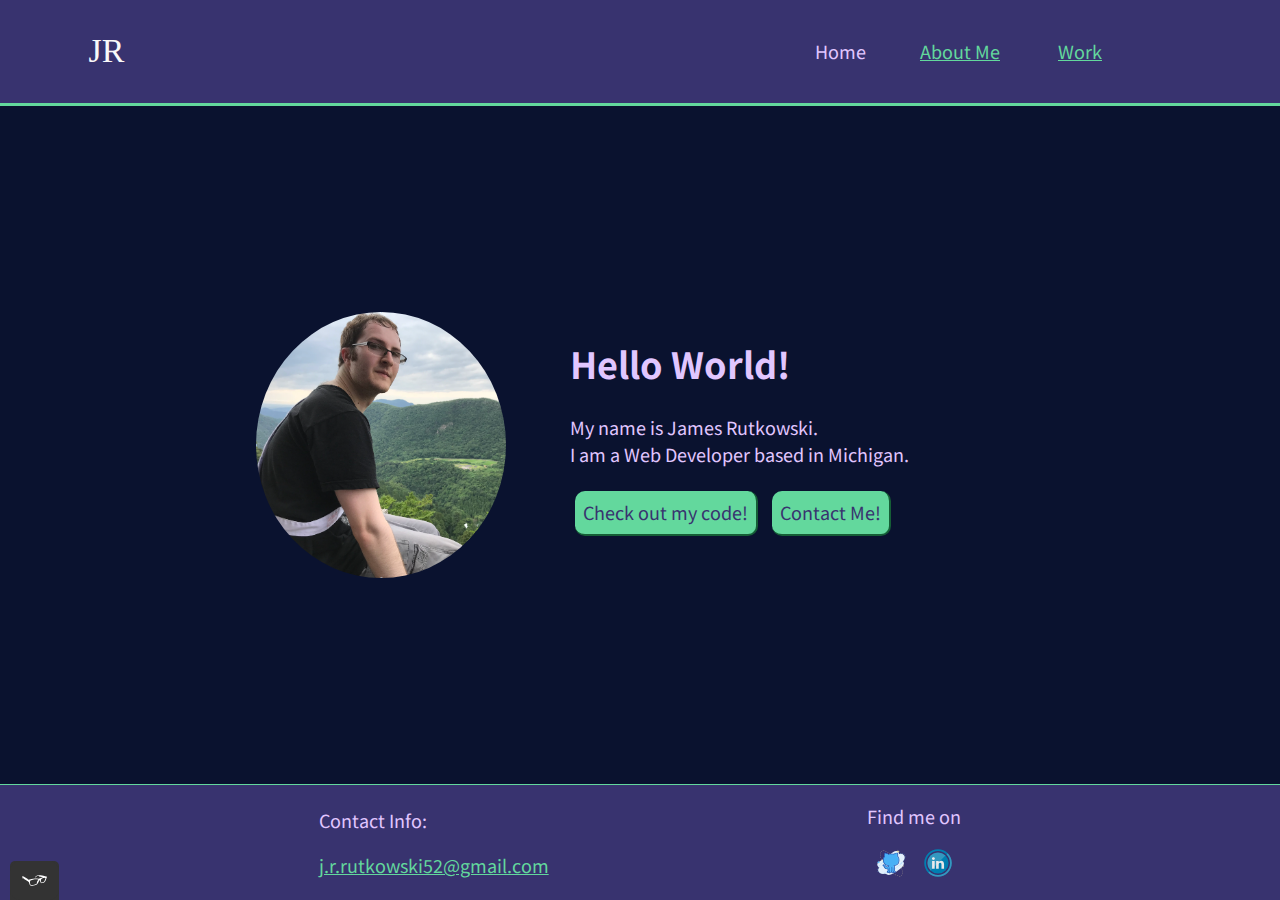
<file: index.html>
<!DOCTYPE html>
<html lang="en">
  <head>
    <meta charset="utf-8"/>
    <title>
      James' Portfolio Website
    </title>
    <meta name="viewport" content="width=device-width, initial-scale=1">
    <link rel="shortcut icon" href="./img/CF_portfolio_fav.ico">
    <link rel="stylesheet" href="./css/normalize.css" type="text/css">
    <link rel="preconnect" href="https://fonts.gstatic.com"> 
    <link href="https://fonts.googleapis.com/css2?family=Noto+Sans+JP:wght@300;400;700&display=swap" rel="stylesheet">
    <link rel="stylesheet" href="./css/style.production.css" type="text/css">
  </head>
  <body>
    <header class="page-header">
       <!--Maybe make a better logo-->
      <a href="./index.html"> <img class="page-header__item logo-image" src="./img/My-logo.svg" alt="logo"> </a>
      <nav class="page-header__item">
        <ul class="navigation-list" role="menubar">
          <li role="presentation">
            <a class="navigation-list__item" id="navigation-list__item--active" href="./index.html" role="menuitem">Home</a>
          </li>
          <li role="presentation">
             <a class="navigation-list__item" href="./about.html" role="menuitem">About Me</a>
          </li>
          <li role="presentation">
            <a class="navigation-list__item" href="./work.html" role="menuitem">Work</a>
          </li>
        </ul>
      </nav>
    </header>
    <main class="profile">
      <!--Probably update with more proffesional image at a later date... probably-->
      <img class="profile-image" src="./img/profile-image.png" alt="A photograph of me">
      <p class="silly-stuff">Sorry! My profile picture<br> is a bit shy...</p>
      <p class="silly-stuff2">It's all right! <br>You can come back!!</p>
      <div class="profile-description">
        <h1 class="hello" >Hello World!</h1>
        <p>My name is James Rutkowski.  <br> I am a <span>Web</span> Developer based in Michigan.
        </p>
        <a class="button" href="./work.html">Check out my code!</a>
        <a class="button" href="mailto:j.r.rutkowski52@gmail.com">Contact Me!</a>
      </div>
    </main>
    <footer class="page-footer">
      <div>
        <p class="email-me">Contact Info: </p>
        <a class="email-me" href="mailto:j.r.rutkowski52@gmail.com">j.r.rutkowski52@gmail.com</a>
      </div>
      <div>
        <p>Find me on</p>
        <div class="social-media">
          <a href="https://github.com/Boundforearth"><img src="./img/github.svg" alt="Github"></a>
          <a href="https://www.linkedin.com/in/james-rutkowski-28500a251/"><img src="./img/linkedin.svg" alt="LinkedIn"></a>
        </div>
      </div>
    </footer>
    <script src="./js/tota11y.min.js"></script>
  </body>


</html>
</file>
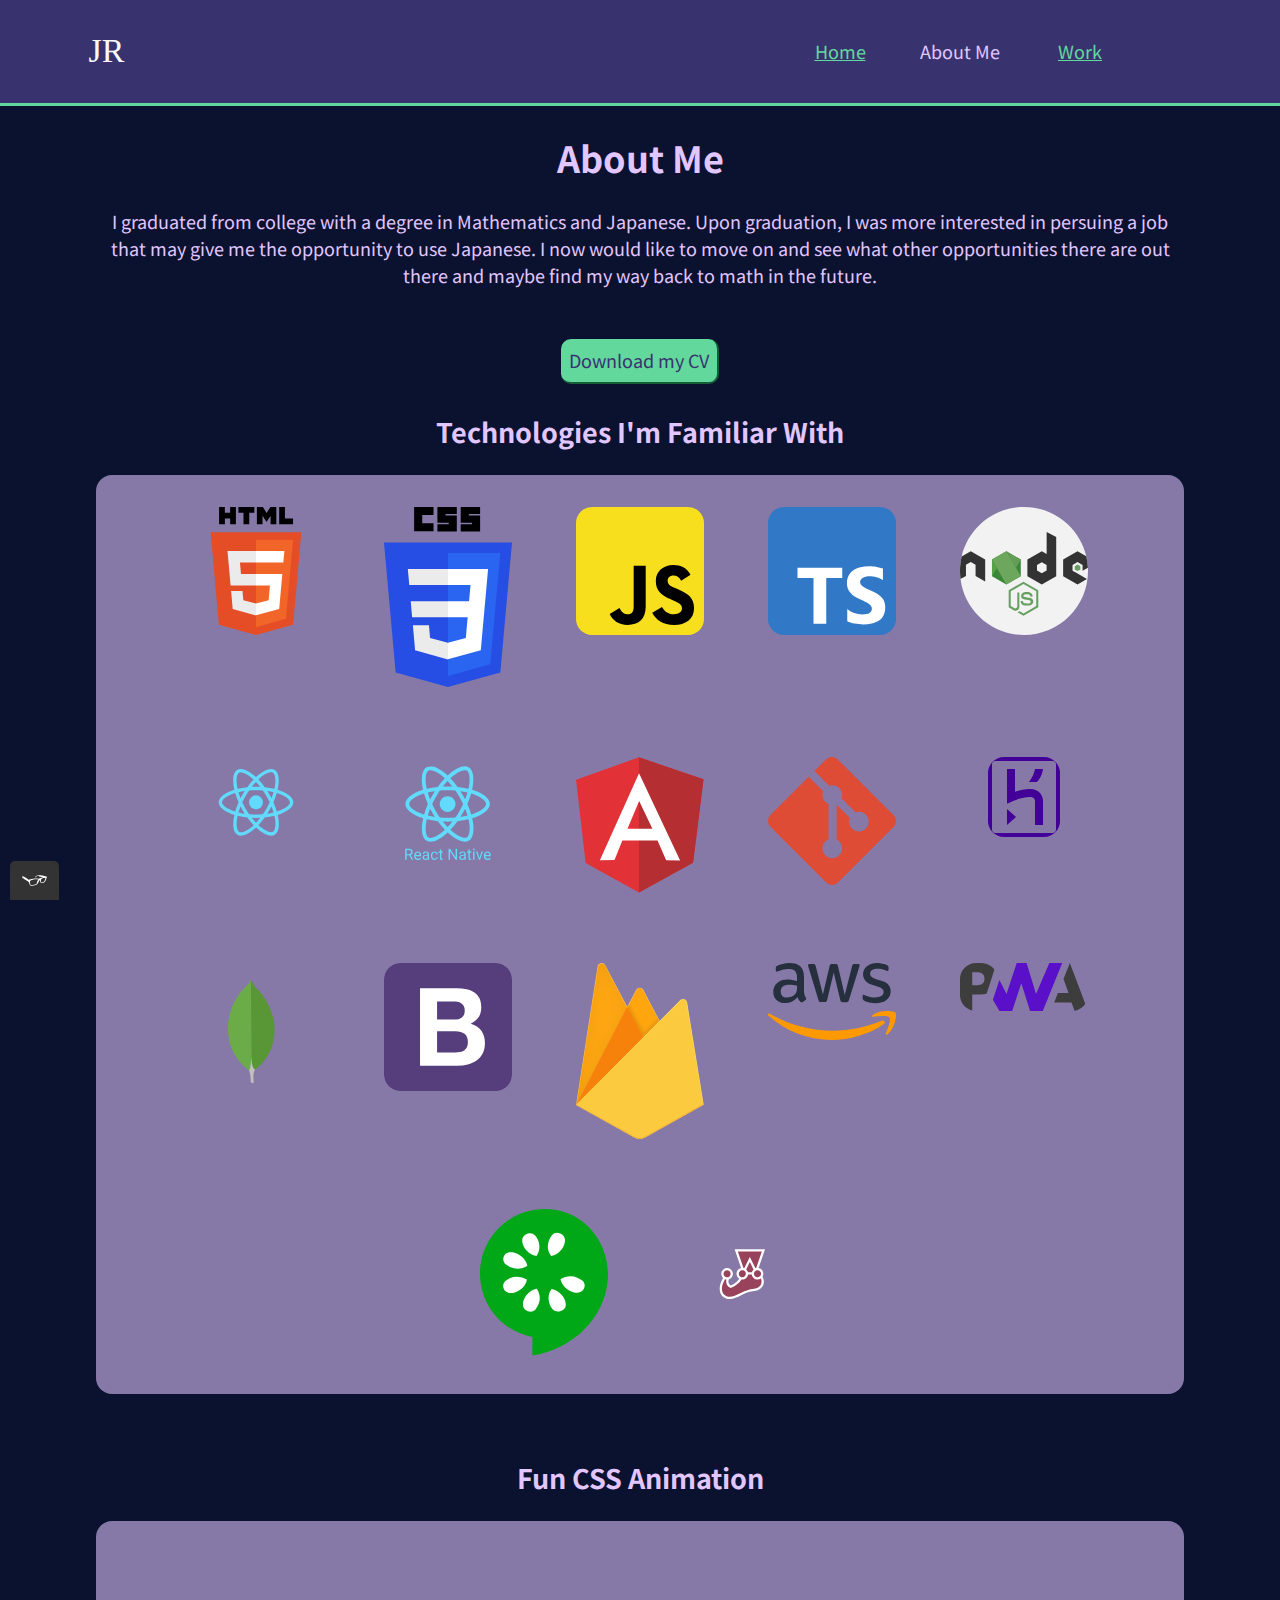
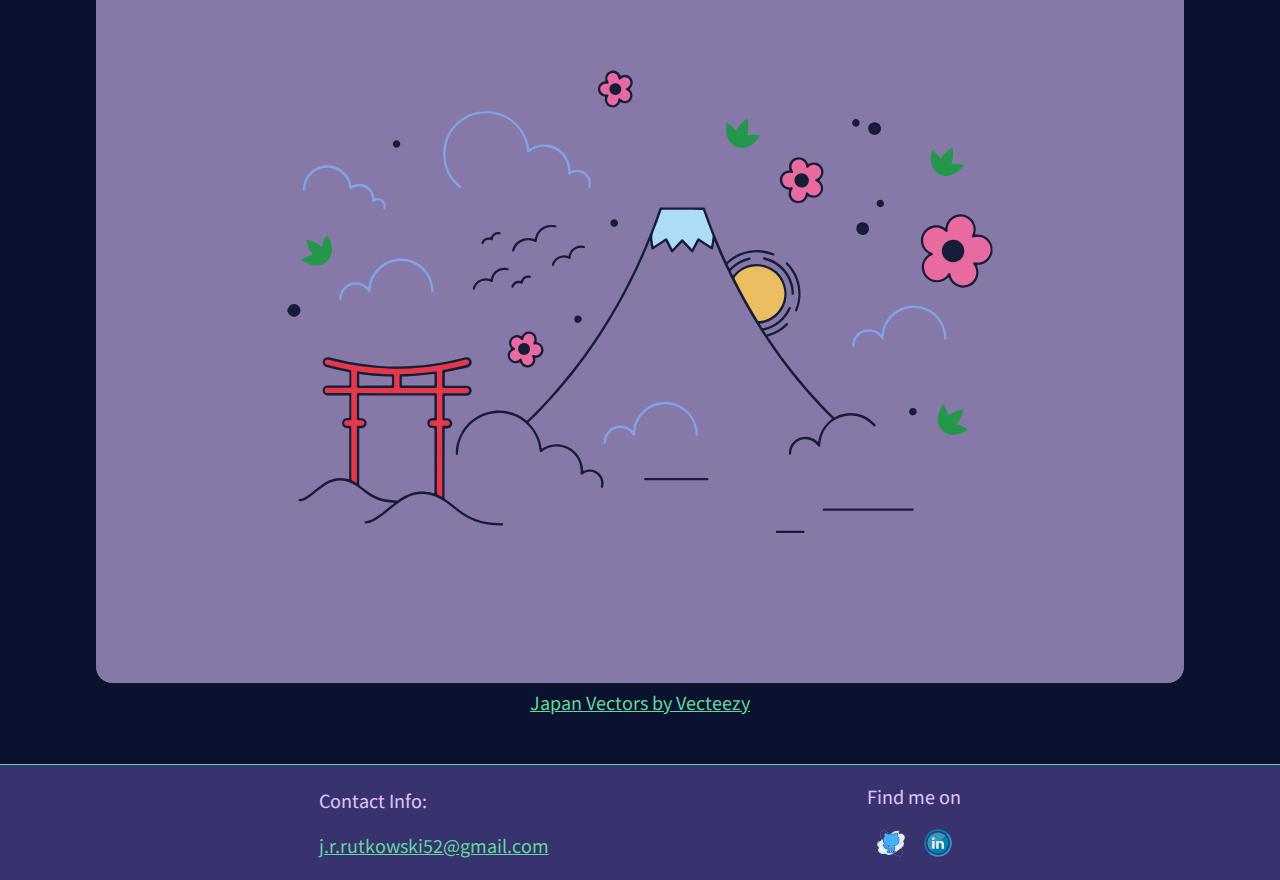
<file: about.html>
<!DOCTYPE html>
<html lang="en">
  <head>
		<meta charset="utf-8"/>
    <title>
       About James Rutkowski
		</title>
    <meta name="viewport" content="width=device-width, initial-scale=1">
    <link rel="shortcut icon" href="./img/CF_portfolio_fav.ico">
    <link rel="stylesheet" href="./css/normalize.css" type="text/css">
    <link rel="preconnect" href="https://fonts.gstatic.com"> 
    <link href="https://fonts.googleapis.com/css2?family=Noto+Sans+JP:wght@300;400;700&display=swap" rel="stylesheet">
    <link rel="stylesheet" href="./css/style.production.css" type="text/css">
  </head>
  <body>
    <header class="page-header">
       <!--Maybe make a better logo-->
			<a href="./index.html"> <img class="page-header__item logo-image" src="./img/My-logo.svg" alt="logo"> </a>
      <nav class="page-header__item">
        <ul class="navigation-list" role="menubar">
          <li role="presentation">
            <a class="navigation-list__item" href="./index.html" role="menuitem">Home</a>
          </li>
          <li role="presentation">
             <a class="navigation-list__item" id="navigation-list__item--active" href="./about.html" role="menuitem">About Me</a>
          </li>
          <li role="presentation">
            <a class="navigation-list__item" href="./work.html" role="menuitem">Work</a>
          </li>
        </ul>
      </nav>
    </header>
    <main class="about">
      <h1>About Me</h1>
      <p>I graduated from college with a degree in Mathematics and Japanese.  Upon graduation, I was more interested in 
				persuing a job that may give me the opportunity to use Japanese. I now would like to move on and see what other 
				opportunities there are out there and maybe find my way back to math in the future.
			</p> <br>
      <a class="button" href="./James_Rutkowski_Resume.pdf" target="_blank">Download my CV</a>

			<h2>
				Technologies I'm Familiar With
			</h2>
			<div class="tech-container">
				<div class="logo-container">
					<img class="tech-logo" alt="HTML logo" src="./img/HTML.svg"/>
				</div>
				<div class="logo-container">
					<img class="tech-logo" alt="CSS logo" src="./img/CSS.SVG"/>
				</div>
				<div class="logo-container">
					<img class="tech-logo" alt="JavaScript logo" src="./img/JS.svg"/>
				</div>
				<div class="logo-container">
					<img class="tech-logo" alt="TypeScript logo" src="./img/Typescript_logo_2020.svg"/>
				</div>
				<div class="logo-container">
					<img class="tech-logo" alt="Node.js logo" src="./img/nodejs-2.svg"/>
				</div>
				<div class="logo-container">
					<img class="tech-logo" alt="React logo" src="./img/React.svg"/>
				</div>
				<div class="logo-container">
					<img class="tech-logo" alt="React Native logo" src="./img/react-native-1.svg"/>
				</div>
				<div class="logo-container">
					<img class="tech-logo" alt="Angular logo" src="./img/angular-icon-1.svg"/>
				</div>
				<div class="logo-container">
					<img class="tech-logo" alt="Git logo" src="./img/git-icon.svg"/>
				</div>
				<div class="logo-container">
					<img class="tech-logo" alt="Heroku logo" src="./img/heroku-1.svg"/>
				</div>
				<div class="logo-container">
					<img class="tech-logo" alt="MongoDB logo" src="./img/mongodb-icon-1.svg"/>
				</div>
				<div class="logo-container">
					<img class="tech-logo" alt="Bootstrap logo" src="./img/bootstrap-4.svg"/>
				</div>
				<div class="logo-container">
					<img class="tech-logo" alt="firebase logo" src="./img/firebase-1.svg"/>
				</div>
				<div class="logo-container">
					<img class="tech-logo" alt="Amazon Web Service logo" src="./img/amazon-web-services-2.svg"/>
				</div>
				<div class="logo-container">
					<img class="tech-logo" alt="Progressive Web App logo" src="./img/Progressive_Web_Apps_Logo.svg"/>
				</div>
				<div class="logo-container">
					<img class="tech-logo" alt="Cucumber logo" src="./img/cucumber.svg"/>
				</div>
				<div class="logo-container">
					<img class="tech-logo" alt="Jest logo"  src="./img/jest-2.svg"/>
				</div>
			</div>
			<h2>
				Fun CSS Animation
			</h2>
		

<!-- Generator: Adobe Illustrator 19.2.1, SVG Export Plug-In . SVG Version: 6.00 Build 0)  -->
<svg class="svg-img" version="1.1" id="Capa_1" xmlns="http://www.w3.org/2000/svg" xmlns:xlink="http://www.w3.org/1999/xlink" x="0px" y="0px"
	 viewbox="0 0 1400 980" enable-background="new 0 0 1400 980" xml:space="preserve">
	 <!--classes are as follows:
	 petal-> pink flower parts
	 petal-border-> outline outside of the pink
	 sun -> the sun
	 Nothing else has been assigned a class-->
<g>
	<path class="petal-border" fill="#151D38" d="M1153.6,427.1c-0.8,0.7-0.5,1.8-0.9,2.6c-3,7.4-8.4,11.7-16.3,12.7c-3,0.4-3,0.3-2,3.1
		c3.6,10-1.3,21-11.1,24.9c-9.8,3.9-20.8-0.5-25.2-10.1c-0.9-2.1-0.9-2.1-2.6-0.5c-5.9,5.4-14.4,6.7-21.5,3.4
		c-7.4-3.5-11.9-10.8-11.4-18.9c0.3-5.6,2.7-10.3,7-14c0.5-0.4,1-0.8,1.5-1.2c0.5-0.4,0.5-0.8-0.1-1.1c-0.8-0.5-1.6-1.1-2.3-1.7
		c-7.7-6.3-9.5-17.4-4.1-25.8c5.3-8.4,16.1-11.4,25.1-7.1c1,0.5,2,1.7,2.9,1.3c1-0.4,0.7-2,1-3c2.3-8.4,10.2-14.5,19-14.4
		c8.9,0.1,16.7,6.1,18.8,14.6c0.8,3.2,0.9,6.5,0,9.7c-0.4,1.6-0.8,1.9,1.6,1.8c8.5-0.4,14.7,3.4,18.8,10.8c0.8,1.5,0.9,3.2,1.7,4.6
		C1153.6,421.7,1153.6,424.4,1153.6,427.1z"/>
	<path  class="petal" fill="#E86AA0" d="M1095.8,397c0,0.1,0,0.4,0.1,0.7c0,0.9,0.2,1.9-0.8,2.3c-1.1,0.6-1.8-0.3-2.5-0.9c-0.1-0.1-0.1-0.1-0.2-0.2
		c-5.4-4.7-11.5-5.9-18-3c-6.5,2.9-10,8.2-10,15.4c0,7.1,3.7,12.2,10.2,15.3c1,0.4,2.4,0.4,2.4,2c0,1.4-1.3,1.5-2.2,1.9
		c-6.3,3.1-10,9.8-9.2,16.5c0.8,7.1,5.6,12.8,12.4,14.6c6.7,1.8,13.9-0.9,17.9-6.7c0.3-0.4,0.5-0.8,0.8-1.2c0.4-0.6,1-0.8,1.7-0.7
		c0.6,0.1,0.9,0.6,1,1.2c0.2,0.8,0.3,1.6,0.5,2.3c2.1,8,9.9,13.3,18.2,12.3c8.2-0.9,14.5-8.1,14.6-16.4c0-3.8-1.1-7.2-3.4-10.3
		c-0.6-0.7-1-1.5-0.4-2.4c0.6-0.8,1.4-0.6,2.2-0.4c0.2,0,0.3,0.1,0.5,0.1c6.9,0.9,12.6-1.3,16.5-7c3.9-5.7,4.1-11.8,0.7-17.9
		c-3.2-5.6-10.5-10-19.3-7.5c-0.8,0.2-1.5,0.5-2.2-0.2c-0.7-0.8-0.3-1.5,0.1-2.2c1.1-2.2,1.8-4.6,1.9-7.1c0.3-9.2-7-17-16.3-17.3
		C1103.7,380,1095.9,387.5,1095.8,397z"/>
	<path class="petal-border2" fill="#151D38" d="M667.4,192.4c0.3,0.6,0.9,0.6,1.4,0.7c2.4,0.9,4.3,2.5,5.4,4.8c0.6,1.3,1.2,1.3,2.4,0.8
		c5.6-2.4,11.1,0.6,13.1,5c1.8,3.9,1.1,8.2-2.1,11.5c-0.9,0.9-0.8,1.3,0,2.2c3.4,3.9,3.7,8.9,0.9,12.8c-2.7,3.8-7.7,5.2-12.2,3.4
		c-1.7-0.7-1.7-0.7-2.6,0.9c-2.1,3.8-5.5,5.6-9.7,5.3c-4.4-0.4-7.4-2.8-8.8-7.1c-0.5-1.6-0.6-3.3-0.2-5c0.3-1.3-0.1-1.7-1.3-1.8
		c-0.5,0-0.9-0.3-1.4-0.4c-4.1-1.6-6.6-5.6-6.3-10.1c0.3-4.3,3.2-7.9,7.4-9c0.3-0.1,0.6-0.1,0.9-0.2c0.9-0.1,1.3-0.5,1.1-1.6
		c-0.4-2.1-0.2-4.1,0.7-6.1c1.3-2.8,3.4-4.6,6.3-5.5c0.4-0.1,0.8-0.2,1-0.6C664.8,192.4,666.1,192.4,667.4,192.4z"/>
	<path class="petal2" fill="#E86AA0" d="M656.6,223.2c0.1,0,0.4,0,0.6,0c0.8-0.1,1.6-0.2,2.1,0.7c0.4,0.8-0.1,1.4-0.4,2c-0.1,0.2-0.3,0.4-0.4,0.6
		c-1.3,2.7-1.1,5.3,0.7,7.7c1.7,2.3,4.7,3.3,7.5,2.5c2.9-0.8,4.6-2.8,5.2-5.7c0.6-3.4,1-3.5,3.7-1.2c3.3,2.8,8.1,2.3,10.5-1.2
		c2.4-3.4,1.5-8-2.2-10.2c-0.5-0.3-1-0.5-1.5-0.8c-1-0.7-1-1.8,0.1-2.5c0.5-0.3,1.2-0.5,1.7-0.9c3.6-2.2,4.6-6.8,2.1-10.2
		c-2.4-3.4-7.1-4-10.4-1.3c-0.4,0.3-0.7,0.7-1.1,1c-1.1,0.8-2,0.5-2.4-0.8c-0.2-0.6-0.2-1.3-0.4-1.9c-0.8-2.8-2.7-4.5-5.5-5.1
		c-2.9-0.6-5.2,0.4-7,2.7c-1.8,2.3-2,4.8-0.7,7.4c0.2,0.4,0.5,0.8,0.7,1.3c0.6,1.3-0.1,2.2-1.5,2.2c-0.3,0-0.6-0.1-0.9-0.1
		c-4.4-0.5-8.1,2.4-8.3,6.6C648.8,220,652.1,223.3,656.6,223.2z"/>
	<path fill="#151D38" d="M246.4,499.1c1-0.3,1-1.4,1.4-2.1c1.9-3.3,5.6-4.9,9.2-3.9c3.6,1,6,4,6.1,7.7c0.1,3.7-2.3,7-5.9,8.1
		c-3.7,1.1-7.5-0.5-9.5-3.8c-0.4-0.7-0.4-1.8-1.4-2.1C246.4,501.7,246.4,500.4,246.4,499.1z"/>
	<path fill="#151D38" d="M875.2,787.6c-0.7-2.3-0.4-2.9,2-2.9c10.7,0,21.5,0,32.2,0c2.4,0,2.8,0.7,1.7,2.9
		C899.2,787.6,887.2,787.6,875.2,787.6z"/>
	<path fill="#151D38" d="M517.1,630c14.2,0,25.6,4,35.7,11.8c1.6,1.2,1.6,1.2,3-0.1c9.7-9.2,18.9-18.8,27.9-28.7
		c39.1-43.1,71.6-90.7,98.4-142.3c16.4-31.5,30.3-64.1,42-97.7c0.2-0.7,0.5-1.4,0.7-2c0.8-2.1,0.9-2.3,3-2.3c17.8,0,35.5,0,53.3,0
		c2,0,2.2,0.2,3,2.4c6,17,12.4,33.8,19.5,50.3c2.2,5.1,4.5,10.2,6.8,15.4c0.8,1.9,0.9,1.9,2.4,0.6c7.9-7,17.1-11.5,27.5-13.2
		c10.6-1.8,20.9-0.9,30.9,3.1c1.7,0.7,2.2,1.3,1.9,2.3c-0.4,1.1-1.2,1.2-3.1,0.5c-20.5-7.4-39.1-4-55.7,10.1
		c-1.7,1.4-1.7,1.5-0.7,3.4c0.6,1.1,0.7,3,1.8,3.2c1,0.2,1.9-1.4,2.8-2.3c6.1-5.5,13.2-9.3,21.2-11.1c0.5-0.1,0.9-0.3,1.4-0.3
		c0.8,0,1.4,0.5,1.5,1.3c0.1,0.7-0.2,1.3-0.9,1.5c-0.6,0.2-1.2,0.4-1.8,0.5c-8.1,2-15.1,6-21.1,11.9c-0.5,0.4-0.8,1-1.3,1.4
		c-0.5,0.5-0.5,0.9-0.2,1.5c0.7,1.4,1.3,2.7,2,4.1c0.4,0.7,0.7,1,1.4,0.2c1-1.1,2-2.3,3.1-3.3c11.4-10.4,24.6-13.6,39.1-8.6
		c14.5,4.9,23.1,15.4,25.5,30.6c3.4,20.7-10.9,40.5-32.2,43.8c-0.4,0.1-0.8,0.1-1.2,0.1c-0.6,0.1-0.7,0.4-0.4,0.8
		c0.9,1.5,1.8,3,2.8,4.5c0.6,0.8,1.5,0.4,2.2,0.3c4.6-1,8.9-2.6,12.9-4.9c8-4.7,14.1-11.1,18.2-19.5c0.3-0.7,0.7-1.5,1.1-2.1
		c0.4-0.7,1.2-0.8,1.9-0.5c0.6,0.3,0.9,0.9,0.7,1.6c-0.2,0.7-0.5,1.4-0.8,2c-6.6,13.4-17.1,22.1-31.5,26c-2.6,0.7-2.6,0.7-1.2,2.8
		c2.4,3.6,1.2,3.3,5.4,2c7.6-2.3,14.3-6.2,20.2-11.6c0.7-0.6,1.3-1.2,2-1.8c0.6-0.5,1.4-0.4,2,0.2c0.5,0.5,0.5,1.2,0.1,1.8
		c-0.3,0.5-0.8,1-1.3,1.4c-6.4,6-13.8,10.4-22.2,12.9c-0.5,0.1-0.9,0.3-1.4,0.4c-0.7,0.2-1,0.5-0.5,1.2c0.3,0.5,0.6,0.9,0.9,1.4
		c20.2,30.3,42.8,58.8,67.9,85.3c4.8,5.1,9.7,10.2,14.8,15.1c1.7,1.7,1.4,1.5,3.2,0.5c15.5-8.1,35.2-5.6,48.3,7c1,0.9,1.9,1.9,2.8,3
		c0.7,0.8,0.7,1.6-0.2,2.3c-0.8,0.6-1.5,0.3-2.1-0.3c-1.1-1.1-2.2-2.4-3.4-3.4c-11.7-10.1-25.1-13-39.6-7.7
		c-14.2,5.3-22.5,15.8-25.1,30.8c-0.2,1.4-0.3,2.9-0.4,4.3c0,1,0.2,2.2-1.1,2.6c-1.3,0.4-1.8-0.7-2.4-1.5c-4.4-6.2-10.4-9-18-8.1
		c-8.4,1-15.3,8.3-15.9,16.8c0,0.6,0,1.1-0.1,1.7c-0.1,0.9-0.7,1.4-1.7,1.3c-0.9-0.1-1.2-0.7-1.2-1.5c0-1.9,0.2-3.8,0.7-5.7
		c4.1-15,22.5-20.8,34.6-10.9c0.7,0.5,1.3,1.7,2,1.5c0.9-0.3,0.6-1.6,0.8-2.5c2-10,6.9-18.3,14.8-24.8c0.6-0.5,1.1-0.9,1.7-1.3
		c1-0.6,0.8-1.2,0.1-1.9c-4.2-3.9-8.2-8.1-12.2-12.3c-13.8-14.4-26.9-29.4-39.2-45c-27.2-34.3-50.7-71.1-70.9-109.9
		c-9.8-18.9-18.7-38.2-26.9-57.8c-0.1-0.2-0.2-0.4-0.3-0.7c-0.3-0.6-0.3-1.7-1-1.6c-0.7,0.1-0.5,1.2-0.6,1.9c-0.3,2.2-0.6,4.4-1,6.6
		c-0.3,2.1-1.3,2.6-3.1,1.4c-4.3-2.8-8.5-5.7-12.8-8.5c-0.5-0.4-1.1-0.7-1.6-1.1c-0.8-0.6-1.2-0.3-1.6,0.5c-0.5,1-1,2-1.5,3
		c-1.5,2.8-2.9,5.7-4.4,8.5c-1.2,2.3-2,2.4-3.7,0.6c-3.2-3.4-6.5-6.9-9.7-10.3c-1.4-1.5-1.4-1.5-2.9,0c-2.9,3.1-5.8,6.2-8.7,9.2
		c-0.2,0.2-0.4,0.5-0.7,0.7c-2.1,2.2-2.8,2.1-4.2-0.5c-1.8-3.5-3.6-7.1-5.5-10.7c-0.9-1.7-0.9-1.7-2.6-0.6
		c-4.3,2.8-8.5,5.7-12.8,8.5c-0.5,0.4-1,0.8-1.6,1c-1.2,0.5-2,0.2-2.3-1.2c-0.4-2.4-0.7-4.7-1.1-7.1c-0.2-0.8,0.1-2.3-0.6-2.3
		c-0.8-0.1-0.9,1.3-1.2,2.1c-18.4,44.5-40.8,87-67.7,127c-20.2,30-42.6,58.2-67.5,84.4c-6.1,6.4-12.2,12.7-18.6,18.7
		c-1.3,1.3-1.3,1.3,0.1,2.7c7.7,8.1,12.8,17.5,15,28.5c0.2,1.2-0.2,3,1,3.4c0.8,0.3,2.1-1,3.1-1.5c20.6-10.5,44.9,1.5,49.2,24.2
		c0.3,1.7,0.4,3.5,0.6,5.2c0.1,0.8,0.3,1.2,1.2,0.8c1.3-0.6,2.7-1,4.1-1.3c10.9-2.1,21,6.2,21.1,17.4c0,1.5-0.2,3-0.6,4.5
		c-0.4,1.3-1.1,1.7-2.1,1.4c-1.1-0.4-1.1-1.2-0.9-2.2c0.9-3.5,0.6-6.8-1-10c-3.9-8.1-13.9-10.8-21.4-5.9c-0.9,0.6-1.7,1.7-3,0.9
		c-1.2-0.8-0.7-2-0.6-3.1c1.2-17.3-13-32.6-30.3-32.8c-7.2-0.1-13.5,2-19.2,6.2c-0.2,0.1-0.4,0.3-0.6,0.4c-1.5,1-2.6,0.5-2.8-1.4
		c-0.2-2.2-0.5-4.3-0.9-6.4c-4.3-21.4-21.7-38.1-43.3-41.4c-28-4.4-54.6,14.5-59.8,42.4c-0.5,2.7-0.7,5.4-0.8,8.1c0,0.1,0,0.2,0,0.2
		c-0.1,2.1-0.5,2.7-1.6,2.6c-1.1-0.1-1.5-0.8-1.4-2.8c0.2-5.2,0.9-10.4,2.6-15.3c7.2-20.9,21.8-33.5,43.4-38
		C512.1,630.2,515.3,629.9,517.1,630z"/>
	<path class="sun" fill="#EBBE62" d="M850.3,444.3c-10.8,0-20.9,4.8-27.6,13.1c-1.1,1.4-1.2,2.4-0.4,4c8.5,17.1,17.8,33.8,27.7,50.1
		c2.2,3.7,2.2,3.7,6.6,2.9c18.5-3.2,31.4-20.8,28.9-39.4C883,457.4,868.1,444.3,850.3,444.3z"/>
	<path fill="#ACDCF6" d="M754.5,371.7c-8.2,0-16.3,0-24.5,0c-2.3,0-2.3,0-3,2.2c-2.9,8.3-5.8,16.6-9.2,24.7
		c-1.8,4.3-2.7,8.5-1.6,13.2c0.5,1.8,0.6,3.8,0.9,5.7c0.1,0.8,0.5,1,1.1,0.6c0.5-0.3,0.9-0.6,1.4-0.9c3.9-2.6,7.8-5.2,11.8-7.8
		c2.7-1.8,2.9-1.7,4.4,1.2c1.5,3,3.1,6,4.6,9c0.3,0.6,0.6,1.1,0.9,1.7c0.3,0.6,0.7,0.8,1.2,0.2c0.4-0.5,0.9-0.9,1.3-1.4
		c2.9-3.1,5.8-6.2,8.7-9.3c1.6-1.7,2.1-1.7,3.7,0c3.3,3.4,6.5,6.9,9.7,10.3c1,1.1,1.1,1.1,1.8-0.3c1.6-3,3.1-6,4.6-8.9
		c0.5-0.9,1-1.8,1.5-2.7c0.6-1,1.4-1.2,2.4-0.6c0.5,0.3,0.9,0.6,1.4,0.9c4.1,2.7,8.2,5.5,12.4,8.2c1.4,0.9,1.6,0.8,1.9-0.9
		c0.5-3.4,1-6.8,1.5-10.2c0.2-1.1-0.2-2-0.5-3c-3.9-9.7-7.5-19.5-11-29.4c-0.8-2.4-0.9-2.4-3.3-2.4
		C770.7,371.7,762.6,371.7,754.5,371.7z"/>
	<path fill="#151D38" d="M448.5,698.1c0,14.6,0,29.1,0,43.7c0,0.7-0.1,1.3,0.7,1.9c7,4.6,13.2,10.1,19.9,15.1
		c12.3,9.1,26,14.2,41.2,15.6c3.7,0.3,7.3,0.4,11,0.6c0.4,0,0.8,0,1.2,0c0.8,0.1,1.4,0.5,1.4,1.4c0,1-0.5,1.5-1.4,1.6
		c-0.5,0.1-1,0.1-1.4,0c-8.4-0.2-16.7-1-24.9-3c-12.1-3-22.7-8.9-32.4-16.5c-4.1-3.2-8.2-6.5-12.3-9.6c-6.5-4.9-13.6-8.6-21.7-10.4
		c-10.8-2.3-21.1-1.1-30.9,4.3c-7.7,4.2-14.6,9.5-21.4,15c-5.1,4.1-10.1,8.3-15.7,11.9c-3.8,2.4-7.7,4.6-12.2,5.3
		c-0.9,0.1-1.8,0.2-2.6,0.2c-0.9,0-1.5-0.6-1.5-1.5c0-0.8,0.5-1.3,1.4-1.4c6-0.3,10.7-3.4,15.4-6.6c7.1-4.9,13.6-10.7,20.5-15.9
		c0.2-0.2,0.6-0.5,0.6-0.7c-0.1-0.6-0.6-0.3-1-0.4c-4.7-0.4-9.4-0.9-14-2.1c-7.4-1.9-14.1-5.1-20.2-9.6c-4.1-3-8.1-6.3-12.2-9.3
		c-4.6-3.4-9.6-6-15.3-7.2c-8.2-1.7-15.9-0.3-23,4c-3.6,2.2-7,4.5-10.2,7.1c-3.6,2.9-7.3,5.8-10.9,8.6c-2.3,1.8-4.8,3.4-7.5,4.7
		c-1.7,0.8-3.6,1.4-5.5,1.7c-0.5,0.1-1.1,0.1-1.7,0c-0.8-0.1-1.3-0.6-1.3-1.5c0-0.8,0.5-1.4,1.3-1.4c5.7-0.4,9.9-3.9,14.2-7.1
		c4.6-3.4,8.9-7,13.5-10.5c2.9-2.2,5.9-4,9.1-5.7c7.7-4.1,15.8-4.7,24.2-2.7c0.7,0.2,1.4,0.4,2.1,0.5c0.5,0.1,0.8-0.1,0.8-0.6
		c0-0.6,0-1.1,0-1.7c0-20.2,0-40.5,0-60.7c0-0.2,0-0.5,0-0.7c0-1.9,0-1.9-1.8-1.9c-0.5,0-1,0-1.4,0c-3.5-0.2-6-3-5.9-6.6
		c0-3.4,2.5-6.1,5.9-6.4c1-0.1,2.3,0.4,3-0.4c0.7-0.8,0.3-2.2,0.3-3.2c0-7.5,0-15,0-22.6c0-0.6,0-1.3,0-1.9c0-0.6-0.3-0.9-0.9-0.9
		c-0.6,0-1.3,0-1.9,0c-7.8,0-15.7,0-23.5,0c-0.8,0-1.6,0-2.4-0.1c-3.3-0.5-5.6-3.2-5.5-6.5c0.1-3.3,2.5-5.9,5.8-6.3
		c0.7-0.1,1.4,0,2.2,0c7.8,0,15.5,0,23.3,0c0.6,0,1.3,0,1.9,0c0.8,0,1.1-0.4,1.1-1.2c0-5,0-9.9,0-14.9c0-1.3-0.9-1.3-1.8-1.4
		c-7.4-1.4-14.7-3-22-4.8c-1.9-0.5-3.9-0.9-5.8-1.5c-3.6-1.1-5.4-4.5-4.4-8.1c0.9-3.2,4.3-5.2,7.7-4.4c8.3,2,16.6,4,25,5.6
		c12.3,2.3,24.6,4.1,37,5.2c9.6,0.8,19.2,1.2,28.7,1.1c13.4-0.1,26.7-1.1,39.9-2.9c14.9-2,29.6-5,44.2-8.7c1.1-0.3,2.1-0.6,3.3-0.4
		c3.2,0.5,5.4,2.8,5.7,5.9c0.3,3.1-1.6,6-4.8,6.9c-4.7,1.2-9.5,2.4-14.2,3.4c-4.7,1-9.4,2-14.1,2.9c-1.2,0.2-1.6,0.7-1.6,1.9
		c0.1,4.6,0,9.1,0,13.7c0,1.9,0,1.9,2.1,1.9c6.9,0,13.8,0,20.6,0c2.1,0,4.2-0.1,6.2,0.1c3.3,0.3,5.7,2.9,5.7,6.3
		c0.1,3.4-2.1,6-5.5,6.5c-0.8,0.1-1.6,0.1-2.4,0.1c-7.7,0-15.4,0-23,0c-0.5,0-1,0-1.4,0c-2.4,0-2.4,0-2.4,2.4c0,8.2,0,16.3,0,24.5
		c0,2.1,0,2.1,2.1,2.2c0.9,0,1.8,0,2.6,0.1c3.1,0.6,5.2,3.5,5,6.7c-0.2,3.2-2.6,5.8-5.7,6.1c-0.9,0.1-1.8,0.1-2.6,0
		c-1.1,0-1.4,0.5-1.4,1.4c0,0.6,0,1.1,0,1.7C448.6,669.9,448.6,684,448.5,698.1C448.6,698.1,448.6,698.1,448.5,698.1z"/>
	<path fill="#8779a7" d="M387.1,610.7c-15,0-30.1,0-45.1,0c-3.9,0-3.4-0.2-3.4,3.3c0,7.5,0,15,0,22.5c0,3.1,0,3.1,3.2,3.2
		c0.2,0,0.3,0,0.5,0c3.4,0.2,5.8,2.9,6,6.3c0.2,3.4-2.6,6.4-5.9,6.6c-0.8,0-1.6,0-2.4,0c-0.9,0-1.4,0.3-1.3,1.3c0,0.6,0,1.1,0,1.7
		c0,8.9,0,17.8,0,26.6c0,13.8,0,27.7,0,41.5c0,1.4,0.3,2.4,1.5,3.2c1.7,1.2,3.3,2.6,4.9,3.8c5.1,4,10.4,7.7,16.4,10.2
		c8.1,3.4,16.6,4.4,25.3,4.7c1,0,1.8-0.3,2.6-0.9c2.6-1.8,5.4-3.5,8.2-5c4.6-2.4,9.4-4.3,14.6-5.1c7.1-1.1,14.2-0.4,21.1,1.4
		c2.2,0.6,2.2,0.6,2.2-1.6c0-0.4,0-0.8,0-1.2c0-25.7,0-51.5,0-77.2c0-3.3,0-3.3-3.2-3.5c-0.1,0-0.2,0-0.2,0
		c-3.1-0.3-5.5-2.7-5.8-5.7c-0.3-3.2,1.6-6.1,4.6-7c0.9-0.3,1.9-0.2,2.9-0.2c1.7-0.1,1.7-0.1,1.7-1.8c0-5,0-9.9,0-14.9
		c0-3.4,0-6.7,0-10.1c0-2.3,0-2.3-2.4-2.3c-0.6,0-1.1,0-1.7,0C416.7,610.7,401.9,610.7,387.1,610.7z"/>
	<path fill="#E5384A" d="M387.3,607.7c15.8,0,31.7,0,47.5,0c0.6,0,1.3,0,1.9,0c1.4,0.1,1.8,0.5,1.9,2c0.1,0.6,0,1.3,0,1.9
		c0,7,0,14.1,0,21.1c0,2.2,0,4.5,0,6.7c0,3.2-0.1,3.3-3.2,3.3c-1,0-1.9-0.1-2.9,0c-1.8,0.2-3.2,1.6-3.2,3.3
		c-0.1,1.7,1.3,3.4,3.2,3.6c0.7,0.1,1.4,0,2.2,0.1c4,0,4,0,4,4c0,26.6,0.1,53.3-0.1,79.9c0,3.2,0.6,5.4,3.9,6.1
		c0.2,0,0.3,0.1,0.4,0.2c2.7,1.4,2.7,1.8,2.7-1.6c0-28.2,0-56.3,0-84.5c0-0.7,0-1.4,0-2.2c0.1-1.6,0.5-1.9,2.1-2
		c1.4-0.1,2.7,0,4.1,0c1.9-0.1,3.3-1.4,3.5-3c0.3-2.1-1.2-3.8-3.5-4c-1.4-0.1-2.9,0-4.3,0c-1.2,0-1.8-0.6-1.8-1.8c0-0.5,0-1,0-1.4
		c0-9.5,0-19,0-28.6c0-0.5,0-1,0-1.4c0-1.2,0.7-1.7,1.8-1.8c0.6,0,1.3,0,1.9,0c8.6,0,17.3,0,25.9,0c0.6,0,1.3,0,1.9,0
		c1.8-0.2,3-1.6,3-3.4c0-1.8-1.2-3.2-3-3.4c-0.7-0.1-1.4,0-2.2,0c-8.9,0-17.8,0-26.6,0c-2.4,0-2.8-0.4-2.8-2.8c0-3.9,0-7.8,0-11.8
		c0-2,0-4,0-6c0-2.1,0.2-2.2,2.2-2.7c0.3-0.1,0.6-0.1,0.9-0.2c9.2-1.7,18.3-3.7,27.4-6c0.6-0.2,1.3-0.3,1.8-0.5
		c1.7-0.7,2.5-2.5,2.1-4.1c-0.4-1.7-2-2.7-3.9-2.5c-0.5,0.1-0.9,0.2-1.4,0.3c-8.7,2.2-17.4,4.2-26.2,5.8
		c-14.7,2.8-29.5,4.6-44.5,5.4c-9.4,0.5-18.8,0.6-28.3,0.2c-10.6-0.4-21.1-1.3-31.5-2.7c-15-2-29.8-5-44.4-8.7
		c-0.6-0.2-1.2-0.3-1.9-0.4c-1.8-0.1-3.3,1.1-3.6,2.8c-0.3,1.7,0.5,3.2,2.1,3.9c0.7,0.3,1.4,0.4,2.1,0.6c9,2.2,18,4.3,27.2,5.9
		c2.7,0.5,2.8,0.6,2.8,3.4c0,5.2,0,10.4,0,15.6c0,0.8,0,1.6,0,2.4c-0.1,1.4-0.5,1.8-1.9,1.9c-0.6,0-1.1,0-1.7,0
		c-8.6,0-17.1,0-25.7,0c-0.7,0-1.5,0-2.2,0.1c-1.6,0.3-2.7,1.6-2.7,3.2c-0.1,1.7,1,3.2,2.7,3.5c0.7,0.1,1.4,0.1,2.2,0.1
		c8.6,0,17.3,0,25.9,0c0.6,0,1.3,0,1.9,0c0.9,0.1,1.5,0.6,1.5,1.6c0,0.5,0,1,0,1.4c0,9.7,0,19.4,0,29c0,0.4,0,0.8,0,1.2
		c0,1.2-0.6,1.8-1.8,1.7c-1.2,0-2.4,0-3.6,0c-2.3,0.1-3.8,1.5-3.8,3.5c0,2,1.5,3.4,3.7,3.5c1.1,0.1,2.2,0,3.4,0
		c1.8,0.1,2,0.3,2.1,2.2c0,0.6,0,1.3,0,1.9c0,21.2,0,42.4,0,63.6c0,1.6,0.3,2.7,2,3.3c1,0.3,1.8,1,2.7,1.5c0.7,0.3,1.4,1.3,2.1,0.9
		c0.9-0.5,0.4-1.6,0.4-2.4c0-22.1,0-44.2,0-66.2c0-0.6,0-1.1,0-1.7c0-3,0-3,2.9-3c0.7,0,1.4,0,2.2,0c2.9,0,4.5-1.3,4.5-3.5
		c0-2.3-1.6-3.5-4.4-3.6c-1,0-1.9,0-2.9,0c-2-0.1-2.3-0.3-2.3-2.2c0-10.2,0-20.5,0-30.7c0-1.7,0.4-2,2.2-2.1c0.6,0,1.1,0,1.7,0
		C355.5,607.7,371.4,607.7,387.3,607.7z"/>
	<path fill="#7DA4EC" d="M446.6,300.5C447,271,467.9,250,492,245.6c29.3-5.3,57.2,12.6,64.3,41.5c0.4,1.6,0.6,3.3,1,4.9
		c0.3,1.4,0.3,1.5,1.6,0.7c3.1-1.9,6.4-3.3,9.9-4.1c21.2-4.8,39.4,10.2,41.5,28.8c0.1,1.1,0.2,2.2,0.3,3.3c0.1,1.4,0.1,1.5,1.3,0.9
		c1.7-0.7,3.5-1.2,5.3-1.4c12.1-1.2,21.7,9.2,19.4,21c-0.1,0.5-0.2,1.1-0.4,1.6c-0.3,0.8-0.9,1.1-1.7,0.9c-0.8-0.2-1.2-0.8-1.1-1.6
		c0.1-0.7,0.3-1.4,0.4-2.1c1-7.6-3.5-14.5-10.9-16.4c-4.1-1.1-7.9-0.4-11.5,1.8c-0.3,0.2-0.5,0.3-0.8,0.5c-0.7,0.6-1.5,1.1-2.4,0.6
		c-1.1-0.6-0.8-1.6-0.7-2.6c0.2-1.8,0.1-3.7-0.1-5.5c-1.3-13.6-11.9-25.1-25.3-27.4c-8.6-1.5-16.5,0.4-23.6,5.4
		c-0.3,0.2-0.5,0.4-0.8,0.6c-1.9,1.3-2.9,0.9-3.1-1.5c-0.4-4.4-1.2-8.7-2.8-12.9c-7.4-19.5-21.5-31.4-42.1-34.6
		c-28.5-4.4-54,15.2-58.9,41.6c-3.7,19.8,2.3,36.6,17.2,50.2c0.5,0.4,1,0.8,1.5,1.3c0.7,0.6,0.9,1.4,0.3,2.1
		c-0.7,0.9-1.5,0.7-2.3,0.1c-2.5-2-4.8-4.2-6.9-6.6c-8.4-9.7-13-21-13.7-33.8C446.8,302.2,446.7,301.2,446.6,300.5z"/>
	<path fill="#23984B" d="M1103.4,661.2c-11.1,0.2-21.6-8.6-20.2-22.1c0.6-5.7,2.7-11,5.8-15.8c1.2-1.8,1.3-1.8,2.5,0.1
		c2,3.3,3.5,6.8,4.4,10.6c0.1,0.5,0.2,0.9,0.3,1.4c0.2,0.9,0.6,1,1.3,0.5c2-1.5,4.1-2.8,6.3-3.8c3.4-1.6,7-2.8,10.7-3.5
		c1.7-0.3,1.9-0.2,1.5,1.5c-1.4,5.7-3.7,10.9-7.2,15.5c-0.2,0.3-0.5,0.6-0.7,0.9c-1,1.4-1.1,1.4,0.7,1.8c3.6,0.9,7,2.3,10.1,4.2
		c1,0.6,2.6,1.1,2.7,2.2c0,1.1-1.7,1.5-2.7,2C1114.1,659.4,1109,661,1103.4,661.2z"/>
	<path fill="#23984B" d="M839.4,265.1c0,2.9-0.2,6.2-1.1,9.4c-0.4,1.6-0.3,1.6,1.3,1.4c4.5-0.7,9.1-0.8,13.6-0.1
		c1.1,0.2,1.2,0.5,0.7,1.4c-4.5,6.7-9.9,12.3-18.1,14.1c-9.2,2.1-18.3-1.9-22.4-11c-2.8-6.2-3.2-12.8-2.1-19.5
		c0.2-1.2,0.4-1.3,1.6-0.6c3.5,2.2,6.5,4.9,9.1,8.1c0.3,0.4,0.6,0.8,0.9,1.1c0.5,0.8,0.9,0.6,1.3-0.1c1.9-3.7,4.5-7,7.5-9.9
		c1.6-1.6,3.3-3,5.2-4.3c0.9-0.6,1.3-0.4,1.5,0.5C839.2,258.7,839.5,261.7,839.4,265.1z"/>
	<path fill="#23984B" d="M303.7,423.8c-0.2,9.2-6.3,17.1-15.3,18.9c-4.5,0.9-8.9,0.3-13.2-1.1c-3.4-1.1-6.7-2.7-9.7-4.7
		c-0.9-0.6-0.8-1,0-1.5c3.4-2.2,7-3.8,10.9-4.9c0.3-0.1,0.6-0.1,0.9-0.2c1.9-0.5,1.9-0.5,0.8-2c-3.1-4.3-5.2-9.1-6.5-14.3
		c-0.3-1.1-1.1-2.7-0.4-3.4c0.9-0.9,2.4,0.1,3.6,0.5c5.3,1.5,10.2,3.8,14.4,7.3c1.2,0.9,1.3,0.9,1.6-0.6c1-4.4,2.8-8.5,5.4-12.2
		c0.9-1.4,1-1.3,1.9,0.1C301.5,410.5,303.9,418.4,303.7,423.8z"/>
	<path fill="#23984B" d="M1102.8,299c0.1,4.2-0.5,8.3-1.8,12.3c-0.5,1.6-0.5,1.7,1.3,1.5c4.3-0.6,8.6-0.2,12.9,0.8
		c1.7,0.4,1.8,0.6,0.7,2c-4,5.1-8.8,9.2-15.1,11.4c-9.1,3.3-21.5-0.5-25.3-12.7c-1.9-6-1.7-12.1-0.3-18.2c0.3-1.5,0.4-1.5,1.6-0.7
		c2.9,2.1,5.4,4.5,7.5,7.4c0.5,0.7,1,1.4,1.5,2.2c0.8,1.2,0.9,1.2,1.7-0.1c2.9-4.5,6.7-8.1,11-11.2c0.7-0.5,1.5-1,2.2-1.4
		c1.2-0.7,1.2-0.6,1.5,0.7C1102.9,294.8,1102.8,296.9,1102.8,299z"/>
	<path class="petal-border2" fill="#151D38" d="M904.5,304c5.2,0.2,8.9,2.6,11.2,7.3c0.7,1.6,0.7,1.6,2.3,0.8c5.8-2.8,12.5-1.1,15.9,4
		c3.5,5.1,2.7,11.8-1.9,16.1c-0.1,0.1-0.1,0.1-0.2,0.2c-1.3,1.2-1.3,1.2,0.1,2.6c4.3,4.3,5,10.8,1.6,15.8c-3.3,4.9-9.7,6.8-15.1,4.5
		c-0.4-0.2-0.9-0.4-1.3-0.6c-1.4-0.7-1.4-0.7-2,0.7c-1.9,4.3-5.1,6.9-9.7,7.6c-8,1.3-15.3-5.9-14.1-13.9c0.2-1,0.9-2.1,0.4-3
		c-0.5-0.8-1.8-0.5-2.7-0.7c-5.5-1.6-9.2-6.7-9-12.5c0.2-5.8,4.4-10.6,10.2-11.7c0.2,0,0.5-0.1,0.7-0.1c1.5-0.2,1.6-0.3,1.2-1.8
		c-1-4.5,0.1-8.4,3.3-11.7C898,305.2,901,304,904.5,304z"/>
	<path class="petal2" fill="#E86AA0" d="M923.1,353.3c4.3,0.1,8.1-2.8,9.3-6.9c1.2-4.2-0.7-8.6-4.6-10.8c-0.9-0.5-2.3-0.6-2.2-2.1
		c0.1-1.4,1.4-1.3,2.3-1.8c3.4-1.9,5.4-4.8,5.3-8.7c-0.1-4-2.1-6.9-5.7-8.4c-3.6-1.5-7-0.9-10.1,1.6c-0.8,0.6-1.3,1.8-2.6,1.3
		c-1.2-0.5-0.9-1.7-1.1-2.7c-0.7-3.6-2.8-6.1-6.2-7.3c-3.5-1.2-6.8-0.5-9.6,2.1c-3.3,3.2-3.9,7.4-1.5,11.8c0.4,0.8,0.9,1.6,0.3,2.4
		c-0.6,0.8-1.4,0.6-2.2,0.3c-1.3-0.3-2.5-0.3-3.8,0c-5,1.2-8.2,5.7-7.4,10.7c0.8,5,5.1,8.3,10.3,8c0.9-0.1,2-0.6,2.7,0.5
		c0.8,1.1-0.2,1.9-0.7,2.8c-1.9,3.6-1.8,7.1,0.6,10.4c2.3,3.1,5.5,4.4,9.3,3.6c4-0.8,6.5-3.3,7.5-7.2c0.2-0.8,0.2-1.6,0.3-2.4
		c0.3-1.4,1.3-1.8,2.5-0.9c0.4,0.3,0.8,0.8,1.2,1.2C918.5,352.4,920.6,353.3,923.1,353.3z"/>
	<path fill="#7DA4EC" d="M994.1,525.4c6,0,10.7,1.9,14.8,5.4c0.5,0.4,0.9,1.3,1.5,1c0.6-0.2,0.5-1.1,0.6-1.7
		c1.4-8.4,4.9-15.7,10.7-21.8c8.8-9.3,19.7-13.8,32.5-13.2c18.4,0.7,33.8,13.2,38.6,30.9c0.8,3,1.3,6.1,1.4,9.2c0,0.5,0,1,0,1.4
		c0,0.9-0.3,1.6-1.3,1.6c-1.1,0-1.6-0.6-1.6-1.7c0-1.8-0.2-3.5-0.4-5.3c-2.3-16.6-15.6-30.3-32.1-32.8
		c-21.1-3.3-40.4,10.2-44.6,31.1c-0.4,2-0.7,3.9-0.7,5.9c0,0.4,0,0.8,0,1.2c0,0.7-0.4,1.2-1,1.5c-0.7,0.2-1.3,0-1.7-0.6
		c-0.4-0.5-0.7-1.1-1.1-1.6c-4.7-6.4-12.6-9.2-20.2-7c-7.5,2.1-12.9,8.9-13.4,16.7c0,0.6,0,1.1-0.2,1.7c-0.2,0.6-0.8,1.1-1.5,1
		c-0.7-0.1-1.2-0.5-1.3-1.2c-0.1-1.4,0-2.7,0.2-4.1C975.4,531.6,985.5,525.1,994.1,525.4z"/>
	<path fill="#7DA4EC" d="M434.3,473.8c0,0.8,0,1.6,0,2.4c0,0.9-0.5,1.5-1.5,1.5c-1,0-1.4-0.7-1.5-1.5c-0.1-2.1-0.2-4.1-0.5-6.2
		c-2.4-15.6-15.2-28.8-30.7-31.8c-21.7-4.1-42,9.8-46,31.5c-0.3,1.9-0.4,3.8-0.6,5.7c-0.1,0.9,0.1,1.9-1,2.2
		c-1.2,0.4-1.7-0.4-2.3-1.2c-2.7-4.2-6.5-6.9-11.5-8.1c-10.1-2.4-20.4,4.3-22.3,14.5c-0.2,1.1-0.3,2.2-0.4,3.3
		c-0.1,1-0.5,1.7-1.6,1.6c-1-0.1-1.3-0.8-1.3-1.7c-0.1-3.2,0.7-6.2,2-9c6.1-12.7,22.4-16.2,33.3-7.3c2.2,1.8,2.2,1.8,2.6-0.9
		c3.2-18.1,18-32,36.3-34.2c22.1-2.7,43.2,12.6,46.5,36C434.1,471.7,434.1,472.8,434.3,473.8C434.2,473.8,434.3,473.8,434.3,473.8z"
		/>
	<path fill="#7DA4EC" d="M774.4,658.5c0,0.9,0.1,1.8,0,2.6c-0.1,0.7-0.6,1.1-1.3,1.1c-0.7,0-1.3-0.3-1.5-1c-0.1-0.5-0.1-1.1-0.1-1.7
		c-0.5-18.7-14.8-34.7-33.5-37.2c-20.7-2.8-39.8,10.9-43.6,31.5c-0.4,2-0.7,4.1-0.6,6.2c0,0.9,0,1.8-1.1,2.2
		c-1.1,0.3-1.6-0.4-2.1-1.2c-1.5-2.4-3.5-4.4-5.9-5.9c-11.8-7.4-27.2,0.4-28.4,14.3c0,0.6,0,1.1-0.1,1.7c-0.2,0.8-0.7,1.2-1.6,1.1
		c-0.7-0.1-1.2-0.5-1.3-1.2c-0.1-1.3,0-2.6,0.2-3.8c3-16.6,22.4-23.6,35.3-12.8c0.6,0.5,1.1,1.6,1.8,1.3c0.7-0.3,0.5-1.4,0.6-2.2
		c2.5-16,15.5-29.8,31.5-33.5c23.2-5.4,45.8,8.9,50.8,32.2C774.1,654.4,774.5,656.4,774.4,658.5z"/>
	<path fill="#7DA4EC" d="M297.6,314.3c14.5,0,27,9.8,30.5,23.9c0.6,2.6,0.6,2.6,3,1.6c11.8-5,25,2.3,27,15.1c0.1,0.3,0.1,0.6,0.1,1
		c0,0.8,0.3,1.1,1.2,0.9c1.9-0.6,3.8-0.6,5.7-0.1c5.4,1.4,8.9,6.9,7.6,12.4c-0.1,0.6-0.3,1.3-0.9,1.6c-1,0.5-2-0.1-2-1.2
		c0-0.9,0.1-1.8,0.1-2.6c0-5.6-5.9-9.2-10.9-6.6c-0.2,0.1-0.4,0.2-0.6,0.4c-0.7,0.5-1.4,1.1-2.4,0.5c-0.9-0.6-0.6-1.6-0.6-2.4
		c0.1-8.8-5.4-15.6-14-17.2c-4.1-0.7-7.9,0.2-11.5,2.4c-0.6,0.4-1.2,0.9-1.8,1.2c-0.9,0.4-1.8,0-2-1c-0.2-0.8-0.3-1.6-0.4-2.4
		c-1.8-12.5-11.9-22.4-24.5-24.1c-15.1-2-30.1,8.9-31.8,25c-0.1,0.9-0.3,1.7-0.3,2.6c0,1.1-0.2,1.9-1.5,2c-1,0.1-1.5-0.8-1.5-2.3
		c0.1-2.6,0.5-5.3,1.2-7.8C271.2,323.6,283.5,314.3,297.6,314.3z"/>
	<path class="petal-border" fill="#151D38" d="M567.1,538.5c0.3,1-0.8,2.4-0.1,3.3c0.6,0.7,2,0.7,3.1,1.2c4,1.9,6.2,6.1,5.6,10.5c-0.6,4.3-4,7.8-8.3,8.5
		c-2.2,0.4-2.3,0.4-2.1,2.3c0.3,3.8-2.1,8.6-7.4,10c-4.9,1.3-9.3-0.8-11.6-5.1c-0.8-1.5-0.8-1.5-2.4-0.9c-4.8,2-9.9,0.4-12.6-3.9
		c-2.7-4.2-1.9-9.6,2.1-13c1.1-0.9,0.9-1.4,0.2-2.4c-4.6-6.5-1-14.9,6.8-16.1c2-0.3,3.8,0.1,5.6,0.9c1.7,0.7,1.7,0.8,2.6-0.7
		c2.1-3.3,5.1-5,9-4.8C563,528.5,567.1,532.7,567.1,538.5z"/>
	<path class="petal" fill="#E86AA0" d="M564.2,538.8c0-2.8-1-4.8-3-6.3c-4.1-2.9-9.8-0.8-11,4.2c-0.2,1,0,2.2-1.2,2.7c-1.3,0.5-1.8-0.8-2.5-1.5
		c-3-2.9-7.5-2.7-10.3,0.3c-2.8,3.1-2.4,7.8,0.9,10.4c0.4,0.3,1,0.6,1.4,0.9c1,0.8,0.9,1.9-0.2,2.5c-0.6,0.3-1.2,0.5-1.8,0.7
		c-2.6,1.3-4,3.6-3.9,6.4c0,2.9,1.5,5.2,4.3,6.4c2.7,1.3,5.3,0.7,7.6-1.2c0.4-0.3,0.6-0.7,1-1c1.1-0.9,2.2-0.5,2.5,0.8
		c0.1,0.6,0.1,1.3,0.3,1.9c0.9,4,5,6.4,8.8,5.3c4.1-1.2,6.2-5.3,4.8-9.3c-0.2-0.5-0.5-1-0.6-1.5c-0.4-1.3,0.2-2,1.5-1.9
		c0.5,0,0.9,0.2,1.4,0.3c3,0.6,5.4-0.4,7.2-2.7c1.8-2.4,2-5,0.6-7.7c-1.5-2.7-3.9-3.9-7-3.7c-0.8,0.1-1.6,0.3-2.1-0.6
		c-0.5-0.8-0.1-1.5,0.3-2.2C563.8,541,564.3,539.8,564.2,538.8z"/>
	<path fill="#151D38" d="M993.8,756c18.3,0,36.6,0,54.9,0c0.7,0,1.4,0,2.2,0c0.8,0.1,1.3,0.6,1.4,1.4c0.1,0.8-0.5,1.3-1.3,1.5
		c-0.6,0.1-1.3,0.1-1.9,0.1c-37,0-74.1,0-111.1,0c-0.6,0-1.3,0-1.9-0.1c-0.7-0.1-1.1-0.7-1.1-1.3c0-0.8,0.4-1.4,1.3-1.5
		c0.7-0.1,1.4-0.1,2.2-0.1C956.8,756,975.3,756,993.8,756z"/>
	<path fill="#151D38" d="M746.6,719.7c-12.7,0-25.4,0-38.2,0c-0.7,0-1.4,0-2.2-0.1c-0.6-0.1-1-0.5-1.1-1.1c-0.1-0.7,0.1-1.3,0.8-1.6
		c0.8-0.4,1.6-0.3,2.4-0.3c6.2,0,12.5,0,18.7,0c19.1,0,38.2,0,57.4,0c0.8,0,1.6,0,2.4,0.1c0.8,0.1,1.3,0.7,1.3,1.5
		c0,0.8-0.6,1.3-1.4,1.3c-0.7,0-1.4,0-2.2,0C771.9,719.7,759.3,719.7,746.6,719.7z"/>
	<path fill="#151D38" d="M556.1,408c2.1-0.1,4.3,0.4,6.5,1c1.8,0.5,1.8,0.5,2.2-1.2c1.7-6.9,5.7-11.9,12.1-14.9
		c4.1-1.9,8.5-2.2,12.9-1.6c0.2,0,0.3,0.1,0.5,0.1c1.8,0.4,2.4,1,2.2,2c-0.2,1-1,1.2-2.8,0.8c-9.9-1.9-18.9,3.7-21.7,13.3
		c-0.3,0.9-0.4,1.9-0.6,2.8c-0.5,3.4-0.6,3.5-3.7,2.1c-1.4-0.6-2.8-1.1-4.3-1.3c-8.8-1.6-17.3,3.2-20.6,11.6c-0.3,0.7-0.5,1.4-0.8,2
		c-0.3,0.7-0.9,0.9-1.6,0.7c-0.7-0.2-1.1-0.8-1-1.4c0.1-0.7,0.3-1.4,0.5-2.1C538.9,413.4,546.8,408,556.1,408z"/>
	<path fill="#151D38" d="M978.4,395.8c0-4.7,3.5-8.2,8.2-8.2c4.6,0,8.2,3.7,8.1,8.3c-0.1,4.5-3.7,8.1-8.1,8.1
		C982.1,404,978.4,400.3,978.4,395.8z"/>
	<path fill="#151D38" d="M1001.9,258.9c4.6,0,8.2,3.6,8.2,8.2c0,4.6-3.7,8.2-8.3,8.1c-4.5-0.1-8.1-3.6-8.1-8.1
		C993.7,262.5,997.3,258.9,1001.9,258.9z"/>
	<path fill="#151D38" d="M903.8,480.9c0-8.2-1.5-16.2-5-23.7c-2.5-5.2-5.6-10-9.7-14.2c-0.4-0.4-0.8-0.8-1.1-1.3
		c-0.5-0.7-0.5-1.3,0-1.9c0.7-0.7,1.4-0.7,2.1-0.1c0.4,0.3,0.7,0.7,1,1c8.7,9.3,13.8,20.2,15.2,32.9c1,9.2-0.2,18-3.5,26.6
		c-0.2,0.6-0.5,1.2-0.8,1.7c-0.4,0.7-1,0.7-1.7,0.5c-0.7-0.2-1-0.8-0.9-1.5c0.1-0.5,0.2-0.9,0.4-1.4
		C902.4,493.6,903.7,487.4,903.8,480.9z"/>
	<path fill="#151D38" d="M898,477.4c0,0.6,0,1.3,0,1.9c0,1-0.4,1.8-1.5,1.8c-1,0-1.5-0.7-1.5-1.8c-0.1-2-0.2-4-0.4-6
		c-2.7-18.3-15.9-32.8-33.9-37.2c-0.5-0.1-1.1-0.3-1.6-0.5c-0.7-0.3-1-0.8-0.9-1.5c0.1-0.8,0.7-1.3,1.5-1.3c0.4,0,0.8,0.1,1.2,0.2
		c18.4,3.8,33.5,19.7,36.5,38.3C897.6,473.4,897.9,475.4,898,477.4z"/>
	<path fill="#151D38" d="M501.9,459.7c1.3,0,3,0.2,4.7,0.8c1.2,0.4,1.6,0,1.8-1.1c0.8-3.4,2.5-6.2,5-8.6c4.4-4.1,9.7-5.3,15.5-4.4
		c0.5,0.1,0.9,0.3,1.4,0.5c0.7,0.3,0.8,0.9,0.6,1.6c-0.2,0.6-0.7,0.9-1.2,1c-0.5,0-0.9-0.1-1.4-0.2c-8.8-1.5-16.3,4.1-17.4,13
		c-0.3,2.5-0.8,2.9-3,1.8c-8.9-4.1-17.9,1.3-20.1,8.5c-0.1,0.3-0.2,0.6-0.4,0.9c-0.3,0.7-0.9,1.2-1.7,0.9c-0.8-0.3-1.1-0.9-1-1.7
		c0.1-0.6,0.3-1.2,0.6-1.8C487.9,464.1,494.2,459.8,501.9,459.7z"/>
	<path fill="#151D38" d="M602.7,430.1c1,0.2,2.4,0.3,3.8,0.7c1.3,0.4,1.6,0,2-1.2c1.4-5.1,4.6-8.7,9.5-10.7c3-1.3,6.2-1.6,9.4-0.8
		c0.5,0.1,0.9,0.2,1.3,0.5c0.5,0.3,0.7,0.8,0.6,1.4c-0.2,0.6-0.6,1-1.2,1c-0.6,0-1.3-0.1-1.9-0.2c-5.9-1.2-13.9,2.6-15.3,11.5
		c-0.1,0.4,0,0.8-0.1,1.2c-0.2,1.2-0.9,1.6-2,1.3c-0.6-0.2-1.2-0.5-1.8-0.8c-6.8-2.6-14.3,0.6-17.1,7.4c-0.2,0.5-0.4,1.1-0.6,1.6
		c-0.3,0.8-1,1.1-1.8,0.8c-0.7-0.2-1-0.8-0.9-1.5c0.1-0.6,0.3-1.3,0.5-1.8C589.3,434.7,594.7,430.3,602.7,430.1z"/>
	<path fill="#151D38" d="M518.3,403.2c-3.8-0.4-6.8,1.9-7.5,5.6c-0.5,2.4-0.8,2.6-3,1.8c-3.8-1.3-7,0-8.8,3.6
		c-0.8,1.7-1.4,2.1-2.3,1.6c-0.9-0.5-1-1.4-0.3-3c1.7-3.9,5.7-6.2,9.9-5.6c1.4,0.2,1.8-0.3,2.3-1.4c1.8-3.9,5.4-6,9.7-5.6
		c0.4,0,0.8,0.1,1.2,0.2c0.8,0.2,1.5,0.7,1.4,1.7c-0.2,1.1-0.9,1.4-2,1.2C518.7,403.3,518.4,403.2,518.3,403.2z"/>
	<path fill="#151D38" d="M544.6,463c1.6,0.6,2.2-0.3,3-1.8c1.8-3.6,5-5.2,9-5.1c0.6,0,1.3,0.2,1.9,0.4c0.8,0.2,1.1,0.9,1,1.7
		c-0.2,0.8-0.8,1.2-1.6,1.1c-0.9-0.1-1.7-0.4-2.6-0.2c-3.1,0.5-5.2,2.5-5.9,5.8c-0.5,2.2-0.8,2.4-2.9,1.6c-3.8-1.3-7,0-8.8,3.6
		c-0.1,0.2-0.2,0.4-0.3,0.7c-0.4,0.8-1,1.3-1.9,1c-1-0.4-1-1.2-0.8-2.2C536,465.5,539.9,462.8,544.6,463z"/>
	<path fill="#151D38" d="M666.8,393.6c-2.8,0-4.8-2.1-4.8-4.9c0-2.7,2.3-4.8,5-4.8c2.6,0.1,4.7,2.2,4.7,4.8
		C671.7,391.5,669.5,393.6,666.8,393.6z"/>
	<path fill="#151D38" d="M1051.2,626.7c2.8,0,4.9,2.2,4.8,4.9c-0.1,2.6-2.4,4.8-5,4.7c-2.6-0.1-4.7-2.2-4.7-4.8
		C1046.3,628.8,1048.5,626.7,1051.2,626.7z"/>
	<path fill="#151D38" d="M973,259.9c0-2.7,2.1-4.9,4.8-5c2.6,0,4.8,2.3,4.8,4.9c0,2.6-2,4.7-4.7,4.8
		C975.3,264.7,973.1,262.6,973,259.9z"/>
	<path fill="#151D38" d="M615.4,512.5c0-2.8,2-4.8,4.8-4.8c2.7,0,4.9,2.2,4.8,4.9c-0.1,2.6-2.2,4.7-4.8,4.7
		C617.6,517.4,615.4,515.2,615.4,512.5z"/>
	<path fill="#151D38" d="M1014,363.5c0,2.7-2.2,4.8-4.9,4.8c-2.6-0.1-4.7-2.1-4.7-4.7c0-2.7,2.2-4.9,4.8-4.9
		C1011.8,358.6,1014,360.9,1014,363.5z"/>
	<path fill="#151D38" d="M391.6,286.7c0.1,2.7-2,4.9-4.7,5c-2.6,0-4.8-2.2-4.9-4.9c0-2.6,2-4.7,4.6-4.8
		C389.4,281.9,391.5,283.9,391.6,286.7z"/>
	<path fill="#151D38" d="M1103,439.1c-8.1,0-14.6-6.4-14.6-14.4c0-7.9,6.5-14.3,14.4-14.4c8.1-0.1,14.5,6.3,14.5,14.4
		C1117.3,432.7,1111,439.1,1103,439.1z"/>
	<path fill="#151D38" d="M1114.4,424.7c0-6.3-5.1-11.5-11.4-11.5c-6.2,0-11.5,5.2-11.6,11.4c-0.1,6.3,5.3,11.7,11.6,11.6
		C1109.3,436.2,1114.4,431,1114.4,424.7z"/>
	<path fill="#151D38" d="M668.4,223.8c-4.3,0-7.7-3.2-7.7-7.5c0-4.3,3.3-7.6,7.6-7.6c4.2,0,7.5,3.2,7.6,7.4
		C676,220.3,672.7,223.7,668.4,223.8z"/>
	<path fill="#151D38" d="M672.9,216.4c0.1-2.5-1.9-4.7-4.4-4.8c-2.5-0.2-4.9,1.9-5,4.5c-0.1,2.5,1.9,4.6,4.4,4.8
		C670.6,221,672.8,219,672.9,216.4z"/>
	<path fill="#151D38" d="M359.7,600.8c-6.7,0-13.4,0-20.2,0c-0.6,0-1.1,0-1.7,0c-1.7-0.1-2.1-0.4-2.1-2.2c0-2.1,0-4.2,0-6.2
		c0-3.5,0-7,0-10.6c0-2.2,0.4-2.5,2.6-2.2c12.3,1.8,24.6,3,37,3.5c2.1,0.1,4.2,0.1,6.2,0.1c1.7,0.1,2.2,0.5,2.2,2.2
		c0.1,4.4,0.1,8.8,0,13.2c0,1.8-0.5,2.2-2.6,2.2c-5.4,0-10.9,0-16.3,0C363,600.8,361.3,600.8,359.7,600.8z"/>
	<path fill="#8779a7" d="M359.7,597.8c6.3,0,12.6,0,19,0c2,0,2,0,2.1-2c0-2.5,0-5,0-7.4c0-2,0-2.1-2.2-2.2c-2.2-0.1-4.3-0.1-6.5-0.2
		c-10.5-0.5-21-1.5-31.5-2.9c-1.9-0.3-1.9-0.2-1.9,1.8c0,3.5,0,7,0,10.6c0,2.4,0,2.4,2.3,2.4C347.2,597.8,353.5,597.8,359.7,597.8z"
		/>
	<path fill="#151D38" d="M414.6,600.8c-6.8,0-13.6,0-20.4,0c-0.6,0-1.1,0-1.7,0c-1.4-0.1-1.9-0.5-1.9-1.9c-0.1-2,0-4,0-6
		c0-2.4,0-4.8,0-7.2c0-2,0.4-2.4,2.4-2.4c4.6-0.1,9.3-0.3,13.9-0.6c8.7-0.5,17.3-1.5,26-2.6c1.2-0.2,2.4-0.4,3.6-0.5
		c1.5-0.2,2,0.2,2.2,1.8c0.1,0.6,0,1.1,0,1.7c0,5,0,9.9,0,14.9c0,2.6-0.3,2.9-2.9,2.9C428.7,600.8,421.7,600.8,414.6,600.8z"/>
	<path fill="#8779a7" d="M414.4,597.8c6.5,0,12.9,0,19.4,0c1.7,0,1.8-0.1,1.8-1.7c0-3.8,0-7.7,0-11.5c0-1.7-0.1-1.9-1.9-1.6
		c-11.5,1.6-23,2.8-34.6,3.1c-1.2,0-2.4,0-3.6,0.1c-1.8,0.1-1.9,0.2-1.9,2c0,2.5,0,5,0,7.4c0,2.2,0,2.2,2.3,2.2
		C402.1,597.8,408.2,597.8,414.4,597.8z"/>
	<path fill="#151D38" d="M898.8,333.7c0-5.2,4-9.2,9.2-9.2c5.1,0,9.3,4.2,9.3,9.3c-0.1,5-4.2,9.1-9.2,9.2
		C903,343.1,898.8,338.8,898.8,333.7z"/>
	<path fill="#151D38" d="M914.3,333.6c0-3.4-2.9-6.2-6.3-6.3c-3.5,0-6.4,2.9-6.4,6.4c0,3.5,3,6.4,6.5,6.3
		C911.6,339.9,914.3,337,914.3,333.6z"/>
	<path fill="#151D38" d="M558.4,550.7c0,4.2-3.3,7.6-7.6,7.6c-4.2,0-7.7-3.4-7.6-7.6c0-4.2,3.4-7.6,7.6-7.6
		C555.1,543.1,558.4,546.5,558.4,550.7z"/>
	<path fill="#151D38" d="M550.9,555.4c2.5,0,4.6-2.1,4.7-4.6c0.1-2.6-2.1-4.8-4.7-4.8c-2.5,0-4.6,2.1-4.7,4.6
		C546.1,553.2,548.3,555.4,550.9,555.4z"/>
</g>
</svg>
      <a target="_blank" rel="noopener noreferrer" href="https://www.vecteezy.com/free-vector/japan">Japan Vectors by Vecteezy</a>
    </main>
		<footer class="page-footer">
      <div>
        <p>Contact Info: </p>
        <a href="mailto:j.r.rutkowski52@gmail.com">j.r.rutkowski52@gmail.com</a>
      </div>
      <div>
        <p>Find me on</p>
        <div class="social-media">
          <a href="https://github.com/Boundforearth"><img src="./img/github.svg" alt="Github"></a>
          <a href="https://www.linkedin.com/in/james-rutkowski-28500a251/"><img src="./img/linkedin.svg" alt="LinkedIn"></a>
        </div>
      </div>
    </footer>
    <script src="./js/tota11y.min.js"></script>
  </body>
</html>
</file>
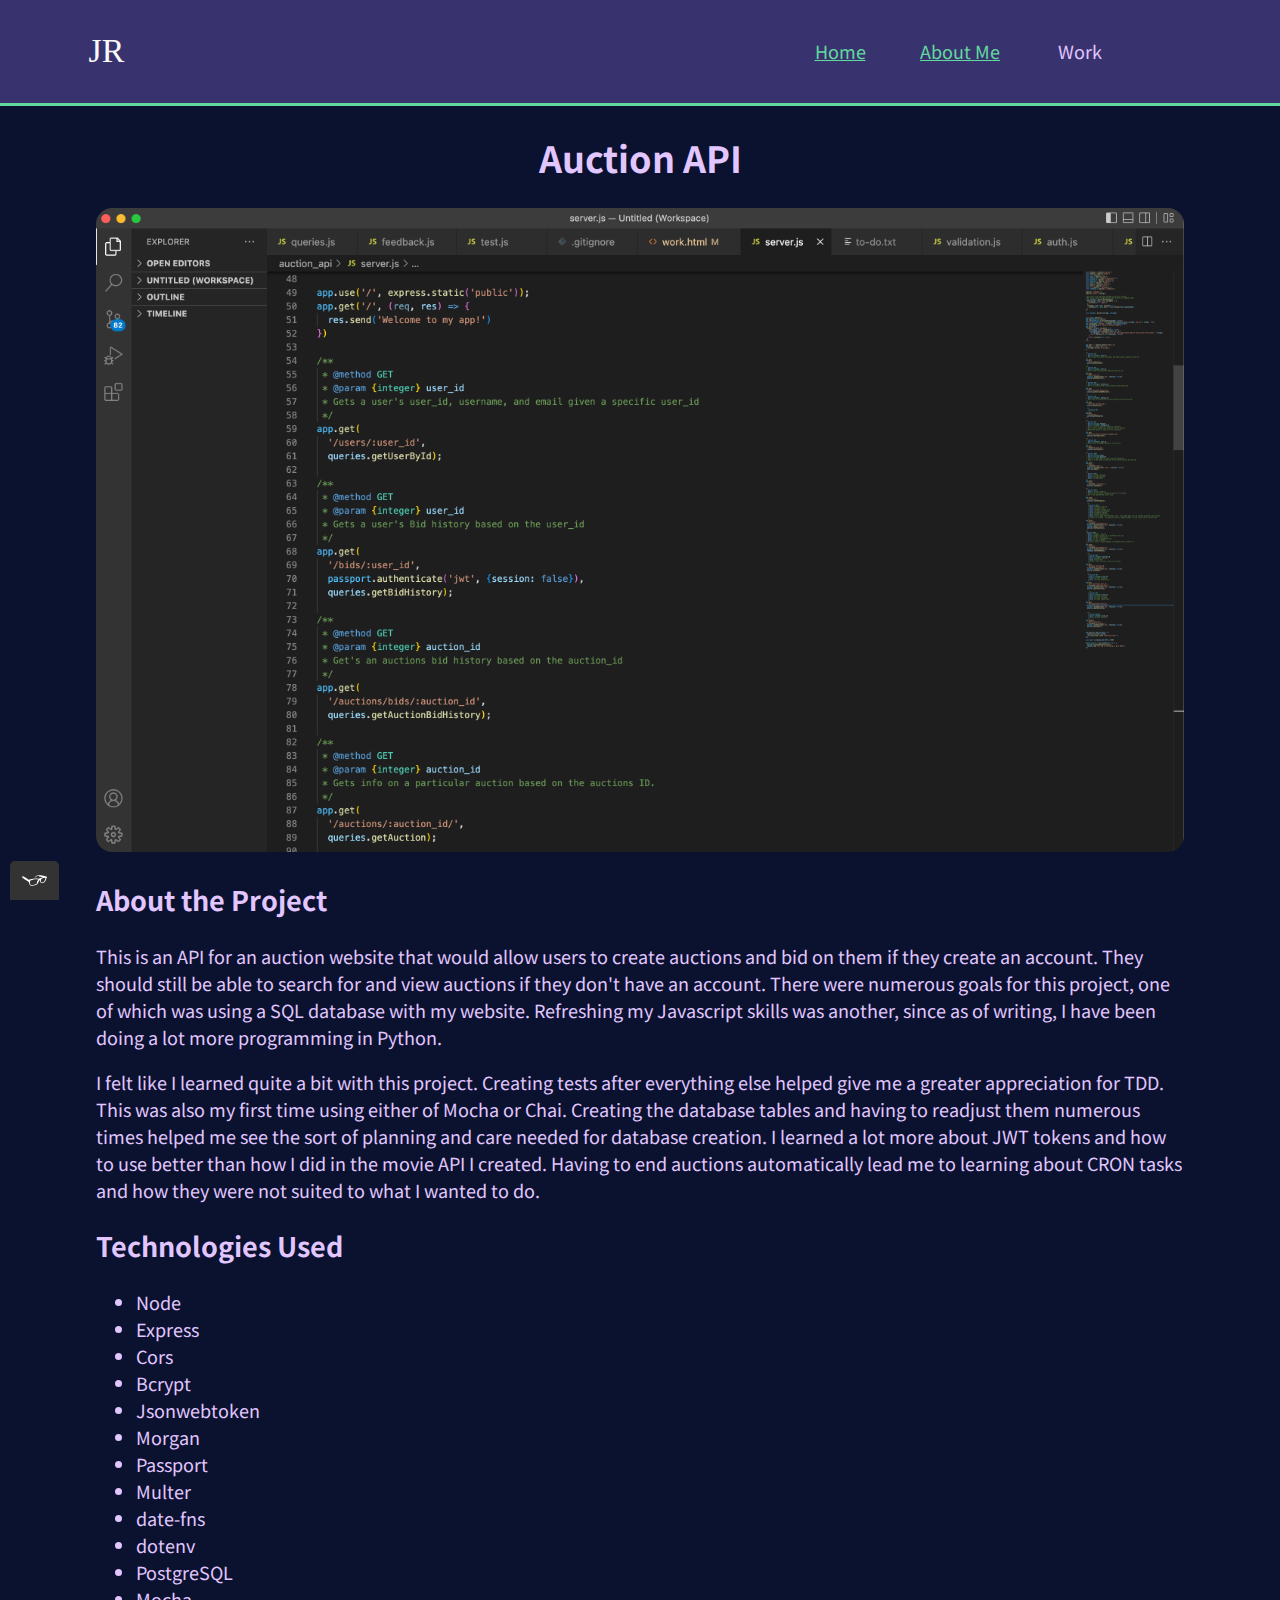
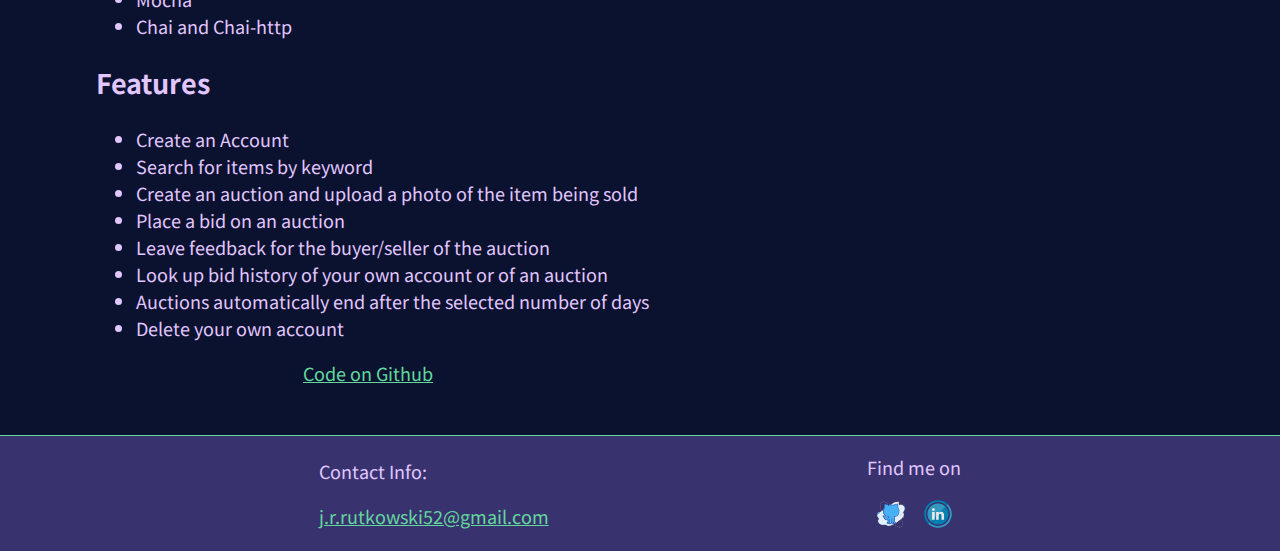
<file: auction-api.html>
<!DOCTYPE html>
<html lang="en">
<head>
  <meta charset="UTF-8">
  <meta http-equiv="X-UA-Compatible" content="IE=edge">
  <meta name="viewport" content="width=device-width, initial-scale=1.0">
  <link rel="shortcut icon" href="./img/CF_portfolio_fav.ico">
  <link rel="stylesheet" href="./css/normalize.css" type="text/css">
  <link rel="preconnect" href="https://fonts.gstatic.com"> 
  <link href="https://fonts.googleapis.com/css2?family=Noto+Sans+JP:wght@300;400;700&display=swap" rel="stylesheet">
  <link rel="stylesheet" href="./css/style.production.css" type="text/css">
  <title>Document</title>
</head>
<body>
  <header class="page-header">
    <!--Maybe make a better logo-->
    <a href="./index.html"> <img class="page-header__item logo-image" src="./img/My-logo.svg" alt="logo"> </a>
    <nav class="page-header__item">
      <ul class="navigation-list" role="menubar">
        <li role="presentation">
          <a class="navigation-list__item" href="./index.html" role="menuitem">Home</a>
        </li>
        <li role="presentation">
           <a class="navigation-list__item" href="./about.html" role="menuitem">About Me</a>
        </li>
        <li role="presentation">
          <a class="navigation-list__item" id="navigation-list__item--active" href="./work.html" role="menuitem">Work</a>
        </li>
      </ul>
    </nav>
  </header> 
  <section>
    <h1>Auction API</h1>
    <div>
      <img class="example-img" alt="example code" src="./img/Auction-API.png"/>
    </div>
    <h2>About the Project</h2>
    <p>This is an API for an auction website that would allow users to create auctions and bid on them if they create an account.  They 
      should still be able to search for and view auctions if they don't have an account.  There were numerous goals for this project, one of 
      which was using a SQL database with my website.  Refreshing my Javascript skills was another, since as of writing, I have been doing a 
      lot more programming in Python.  
    </p>
    <p>
      I felt like I learned quite a bit with this project.  Creating tests after everything else helped give me a greater appreciation 
      for TDD.  This was also my first time using either of Mocha or Chai.  Creating the database tables and having to readjust them numerous 
      times helped me see the sort of planning and care needed for database creation.  I learned a lot more about JWT tokens and how to use 
      better than how I did in the movie API I created.  Having to end auctions automatically lead me to learning about CRON tasks and how they 
      were not suited to what I wanted to do.
    </p>
    <h2>Technologies Used</h2>
    <ul>
      <li>
        Node
      </li>
      <li>
        Express
      </li>
      <li>
        Cors
      </li>
      <li>
        Bcrypt
      </li>
      <li>
        Jsonwebtoken
      </li>
      <li>
        Morgan
      </li>
      <li>
        Passport
      </li>
      <li>
        Multer
      </li>
      <li>
        date-fns
      </li>
      <li>
        dotenv
      </li>
      <li>
        PostgreSQL
      </li>
      <li>
        Mocha
      </li>
      <li>
        Chai and Chai-http
      </li>
    </ul>
    <h2>
      Features
    </h2>
    <ul>
      <li>
        Create an Account
      </li>
      <li>
        Search for items by keyword
      </li>
      <li>
        Create an auction and upload a photo of the item being sold
      </li>
      <li>
        Place a bid on an auction
      </li>
      <li>
        Leave feedback for the buyer/seller of the auction
      </li>
      <li>
        Look up bid history of your own account or of an auction
      </li>
      <li>
        Auctions automatically end after the selected number of days
      </li>
      <li>
        Delete your own account
      </li>
    </ul>
    <div class="code-links">
      <a class="link-btn" target="_blank" rel="noopener noreferrer" href="https://github.com/Boundforearth/auction_api">Code on Github</a>
    </div>
  </section>

  <footer class="page-footer">
    <div>
      <p>Contact Info: </p>
      <a href="mailto:j.r.rutkowski52@gmail.com">j.r.rutkowski52@gmail.com</a>
    </div>
    <div>
      <p>Find me on</p>
      <div class="social-media">
        <a href="https://github.com/Boundforearth"><img src="./img/github.svg" alt="Github"></a>
        <a href="https://www.linkedin.com/in/james-rutkowski-28500a251/"><img src="./img/linkedin.svg" alt="LinkedIn"></a>
      </div>
    </div>
  </footer>
  <script src="./js/tota11y.min.js"></script>
</body>
</html>
</file>
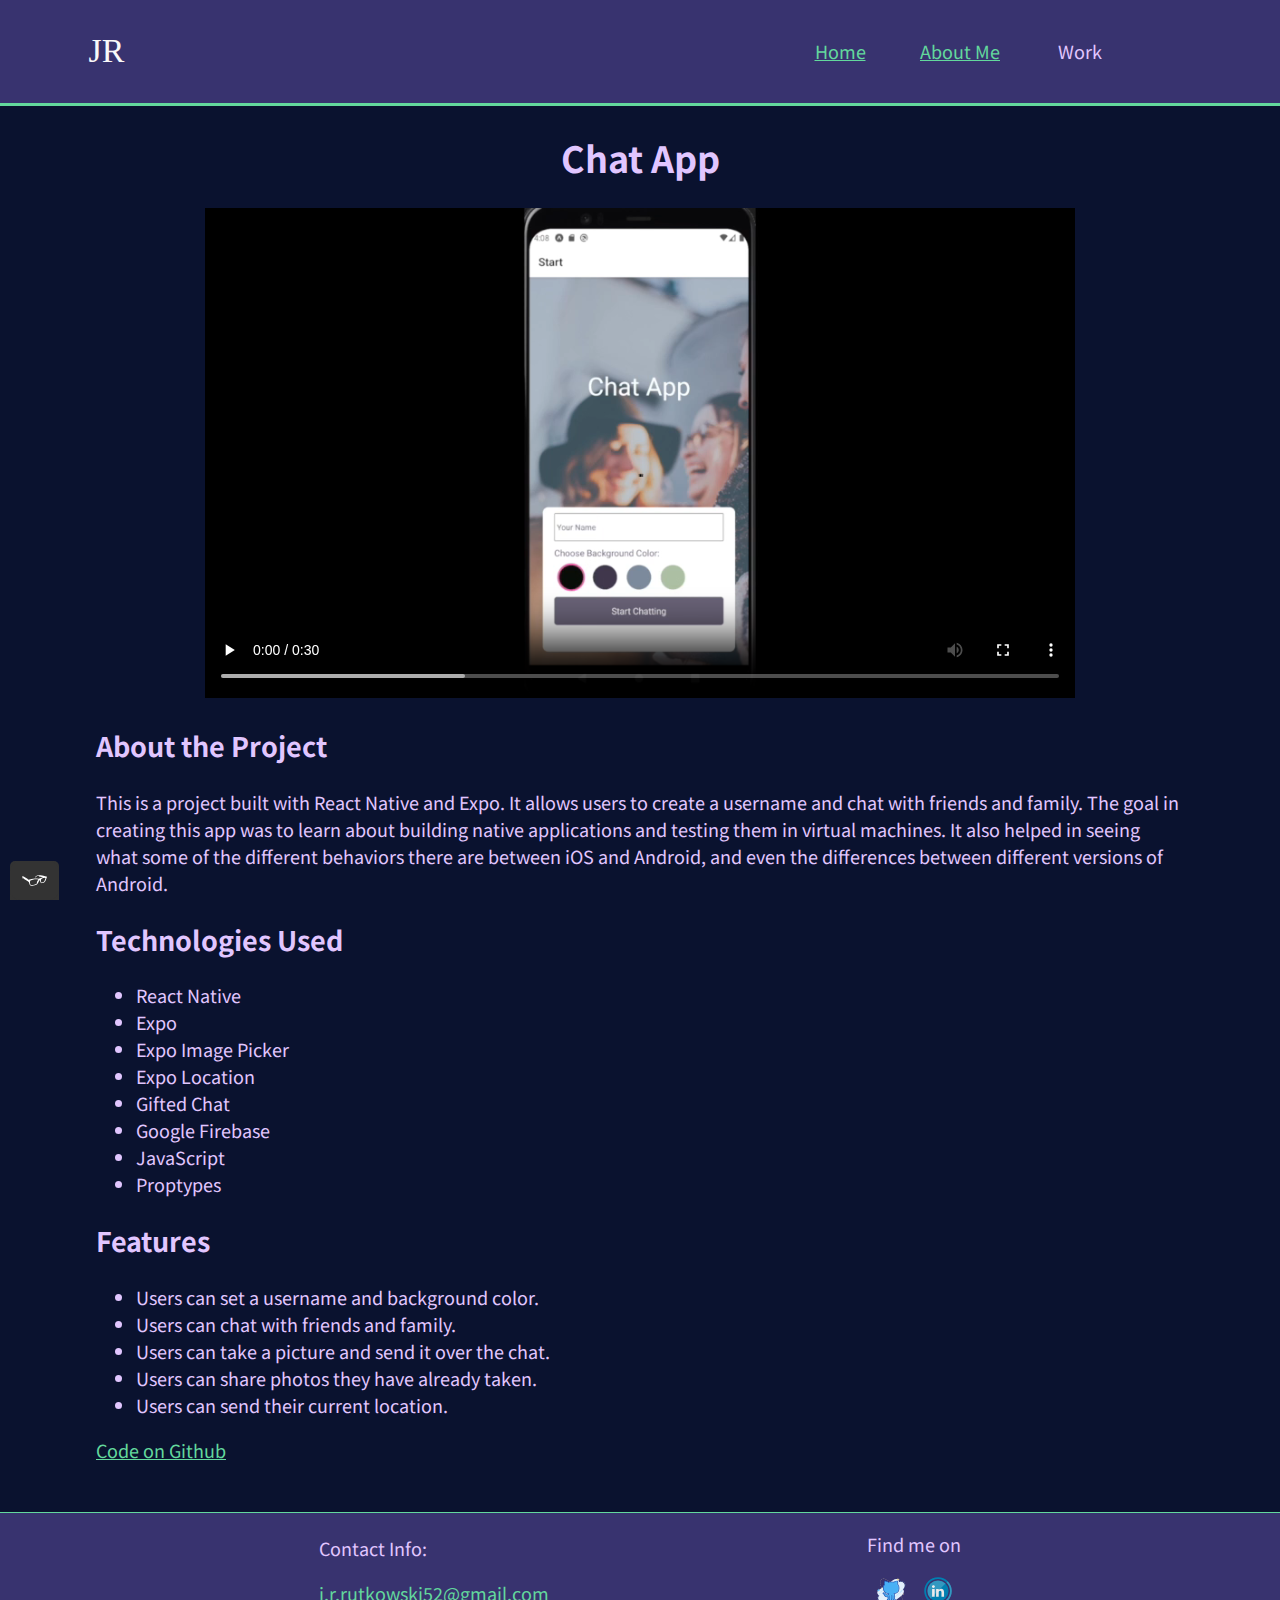
<file: chat-app.html>
<!DOCTYPE html>
<html lang="en">
  <head>
    <meta charset="utf-8"/>
    <title>
      Code by James
    </title>
    <meta name="viewport" content="width=device-width, initial-scale=1">
    <link rel="shortcut icon" href="./img/CF_portfolio_fav.ico">
    <link rel="stylesheet" href="./css/normalize.css" type="text/css">
    <link rel="preconnect" href="https://fonts.gstatic.com"> 
    <link href="https://fonts.googleapis.com/css2?family=Noto+Sans+JP:wght@300;400;700&display=swap" rel="stylesheet">
    <link rel="stylesheet" href="./css/style.production.css" type="text/css">
  </head>
  <body>
    <header class="page-header">
      <!--Maybe make a better logo-->
      <a href="./index.html"> <img class="page-header__item logo-image" src="./img/My-logo.svg" alt="logo"> </a>
      <nav class="page-header__item">
        <ul class="navigation-list" role="menubar">
          <li role="presentation">
            <a class="navigation-list__item" href="./index.html" role="menuitem">Home</a>
          </li>
          <li role="presentation">
             <a class="navigation-list__item" href="./about.html" role="menuitem">About Me</a>
          </li>
          <li role="presentation">
            <a class="navigation-list__item" id="navigation-list__item--active" href="./work.html" role="menuitem">Work</a>
          </li>
        </ul>
      </nav>
    </header> 
    <section>
      <h1>
        Chat App
      </h1>
      <div class="video">
        <video width="80%" height="auto" controls>
          <source src="./img/Chat-App-Movie.mp4" alt="Chat App Image" type="video/mp4" />
          Your browser does not support the video tag
        </video>
      </div>
      <h2>
        About the Project
      </h2>
      <p>
        This is a project built with React Native and Expo.  It allows users to create a username and chat with friends and family.
        The goal in creating this app was to learn about building native applications and testing them in virtual machines.
        It also helped in seeing what some of the different behaviors there are between iOS and Android, and even the differences between 
        different versions of Android.
      </p>
      <h2>
        Technologies Used
      </h2>
      <ul>
        <li>
          React Native
        </li>
        <li>
          Expo
        </li>
        <li>
          Expo Image Picker
        </li>
        <li>
          Expo Location
        </li>
        <li>
          Gifted Chat
        </li>
        <li>
          Google Firebase
        </li>
        <li>
          JavaScript
        </li>
        <li>
          Proptypes
        </li>
      </ul>
      <h2>
        Features
      </h2>
      <ul>
        <li>
          Users can set a username and background color.
        </li>
        <li>
          Users can chat with friends and family.
        </li>
        <li>
          Users can take a picture and send it over the chat.
        </li>
        <li>
          Users can share photos they have already taken.
        </li>
        <li>
          Users can send their current location.
        </li>
      </ul>
      <div>
        <a class="link-btn" target="_blank" rel="noopener noreferrer" href="https://github.com/Boundforearth/Chat-App">Code on Github</a>
      </div>
    </section>
    <footer class="page-footer">
      <div>
        <p>Contact Info: </p>
        <a href="mailto:j.r.rutkowski52@gmail.com">j.r.rutkowski52@gmail.com</a>
      </div>
      <div>
        <p>Find me on</p>
        <div class="social-media">
          <a href="https://github.com/Boundforearth"><img src="./img/github.svg" alt="Github"></a>
          <a href="https://www.linkedin.com/in/james-rutkowski-28500a251/"><img src="./img/linkedin.svg" alt="LinkedIn"></a>
        </div>
      </div>
    </footer>
    <script src="./js/tota11y.min.js"></script>
  </body>
</html>
</file>
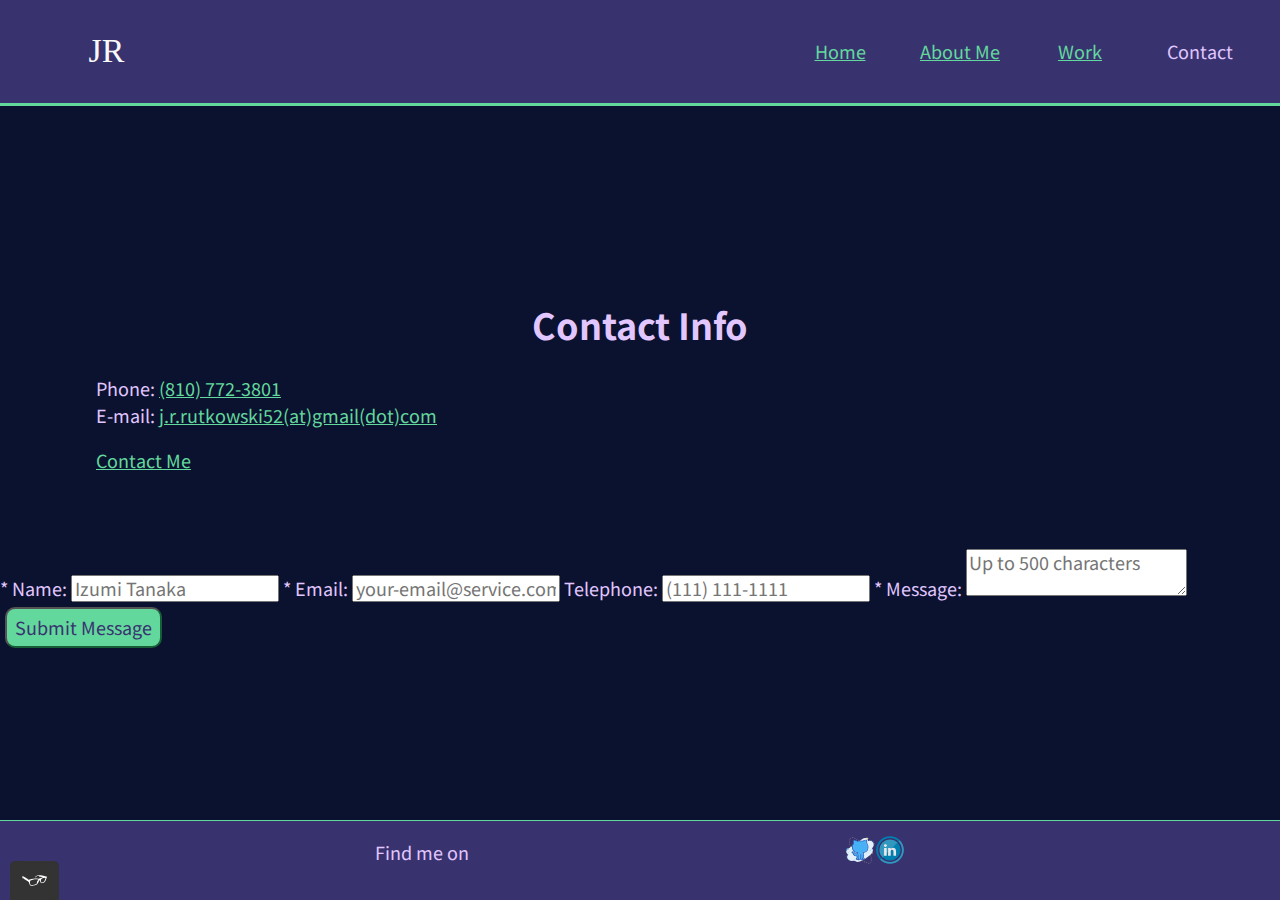
<file: contact.html>
<!DOCTYPE html>
<html lang="en">
  <head>
    <meta charset="utf-8"/>
    <title>
       Contact James
    </title>
    <meta name="viewport" content="width=device-width, initial-scale=1">
    <link rel="shortcut icon" href="./img/CF_portfolio_fav.ico">
    <link rel="stylesheet" href="./css/normalize.css" type="text/css">
    <link rel="preconnect" href="https://fonts.gstatic.com"> 
    <link href="https://fonts.googleapis.com/css2?family=Noto+Sans+JP:wght@300;400;700&display=swap" rel="stylesheet">
    <link rel="stylesheet" href="./css/styles.css" type="text/css">
  </head>
  <body>
    <header class="page-header">
       <!--Maybe make a better logo-->
      <a href="./index.html"> <img class="page-header__item logo-image" src="./img/My-logo.svg" alt="logo"> </a>
      <nav class="page-header__item">
        <ul class="navigation-list" role="menubar">
          <li role="presentation">
            <a class="navigation-list__item" href="./index.html" role="menuitem">Home</a>
          </li>
          <li role="presentation">
             <a class="navigation-list__item" href="./about.html" role="menuitem">About Me</a>
          </li>
          <li role="presentation">
            <a class="navigation-list__item" href="./work.html" role="menuitem">Work</a>
          </li>
          <li role="presentation">
            <a class="navigation-list__item" id="navigation-list__item--active" href="./contact.html" role="menuitem">Contact</a>
          </li>
        </ul>
      </nav>
    </header>
    <main class="contact">
      <section class="contact-info">
        <h1>Contact Info</h1>
        <p>
          Phone: <a href="tel:18107723801" aria-label="James' Phone Number">(810) 772-3801</a> <br>
          E-mail: <a href="mailto:j.r.rutkowski52@gmail.com">j.r.rutkowski52(at)gmail(dot)com</a>
        </p>
        <a id="button" href="mailto:j.r.rutkowski52@gmail.com">Contact Me</a>   <br><br>
      </section>
      <!--Add an action when I learn about it-->
      <form action="./contact.html" method="post">
        <label for="user-name">* Name:</label>
        <input id="user-name" placeholder="Izumi Tanaka" required>

        <label for="contact-email">* Email: </label>
        <input type="email" id="contact-email" placeholder="your-email@service.com" required>

        <label for="contact-phone-number">Telephone: </label>
        <input id="contact-phone-number" type="tel" placeholder="(111) 111-1111">

        <label for="user-message">* Message: </label>
        <textarea id="user-message" maxlength="500" placeholder="Up to 500 characters" required></textarea>

        <button type="submit">Submit Message</button>
      </form>
    </main>
    <footer class="page-footer">
      <p>Find me on</p>
      <div class="social-media">
        <a href="https://github.com/Boundforearth"><img src="./img/github.svg" alt="Github"></a>
        <a href="https://www.linkedin.com/in/james-rutkowski-28500a251/"><img src="./img/linkedin.svg" alt="LinkedIn"></a>
      </div>
    </footer>
    <script src="./js/tota11y.min.js"></script>
  </body>
</html>
</file>
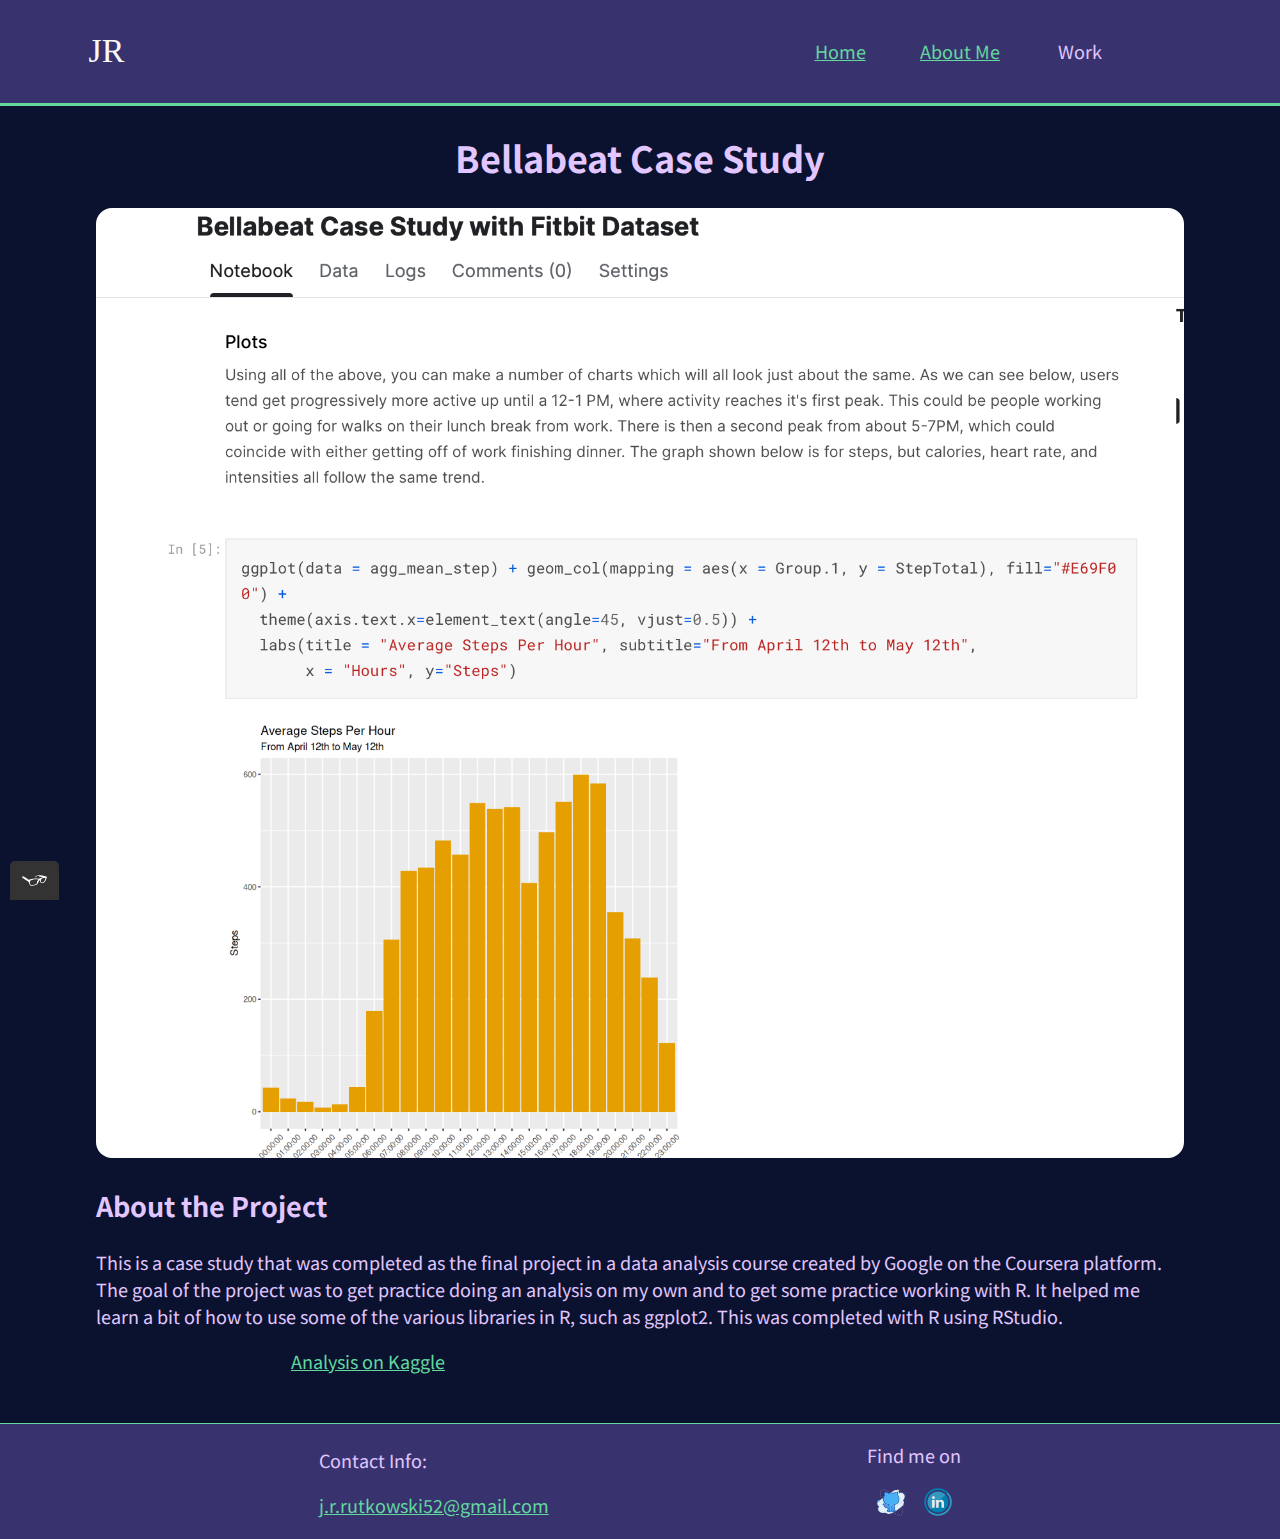
<file: data-case-study.html>
<!DOCTYPE html>
<html lang="en">
<head>
  <meta charset="UTF-8">
  <meta http-equiv="X-UA-Compatible" content="IE=edge">
  <meta name="viewport" content="width=device-width, initial-scale=1.0">
  <link rel="shortcut icon" href="./img/CF_portfolio_fav.ico">
  <link rel="stylesheet" href="./css/normalize.css" type="text/css">
  <link rel="preconnect" href="https://fonts.gstatic.com"> 
  <link href="https://fonts.googleapis.com/css2?family=Noto+Sans+JP:wght@300;400;700&display=swap" rel="stylesheet">
  <link rel="stylesheet" href="./css/style.production.css" type="text/css">
  <title>Document</title>
</head>
<body>
  <header class="page-header">
    <!--Maybe make a better logo-->
    <a href="./index.html"> <img class="page-header__item logo-image" src="./img/My-logo.svg" alt="logo"> </a>
    <nav class="page-header__item">
      <ul class="navigation-list" role="menubar">
        <li role="presentation">
          <a class="navigation-list__item" href="./index.html" role="menuitem">Home</a>
        </li>
        <li role="presentation">
           <a class="navigation-list__item" href="./about.html" role="menuitem">About Me</a>
        </li>
        <li role="presentation">
          <a class="navigation-list__item" id="navigation-list__item--active" href="./work.html" role="menuitem">Work</a>
        </li>
      </ul>
    </nav>
  </header> 
  <section>
    <h1>Bellabeat Case Study</h1>
    <div>
      <img class="example-img" alt="Case Study code and plot example" src="./img/Bellabeat-case-study.png"/>
    </div>
    <h2>
      About the Project
    </h2>
    <p>This is a case study that was completed as the final project in a data analysis course created by Google on the Coursera platform.
      The goal of the project was to get practice doing an analysis on my own and to get some practice working with R.  It helped me learn 
      a bit of how to use some of the various libraries in R, such as ggplot2.  This was completed with R using RStudio.
    </p>
    <div class="code-links">
      <a class="link-btn" target="_blank" rel="noopener noreferrer" href="https://www.kaggle.com/code/jamesrutkowski/bellabeat-case-study-with-fitbit-dataset">Analysis on Kaggle</a>
    </div>
  </section>


  <footer class="page-footer">
    <div>
      <p>Contact Info: </p>
      <a href="mailto:j.r.rutkowski52@gmail.com">j.r.rutkowski52@gmail.com</a>
    </div>
    <div>
      <p>Find me on</p>
      <div class="social-media">
        <a href="https://github.com/Boundforearth"><img src="./img/github.svg" alt="Github"></a>
        <a href="https://www.linkedin.com/in/james-rutkowski-28500a251/"><img src="./img/linkedin.svg" alt="LinkedIn"></a>
      </div>
    </div>
  </footer>
  <script src="./js/tota11y.min.js"></script>
</body>
</html>
</file>
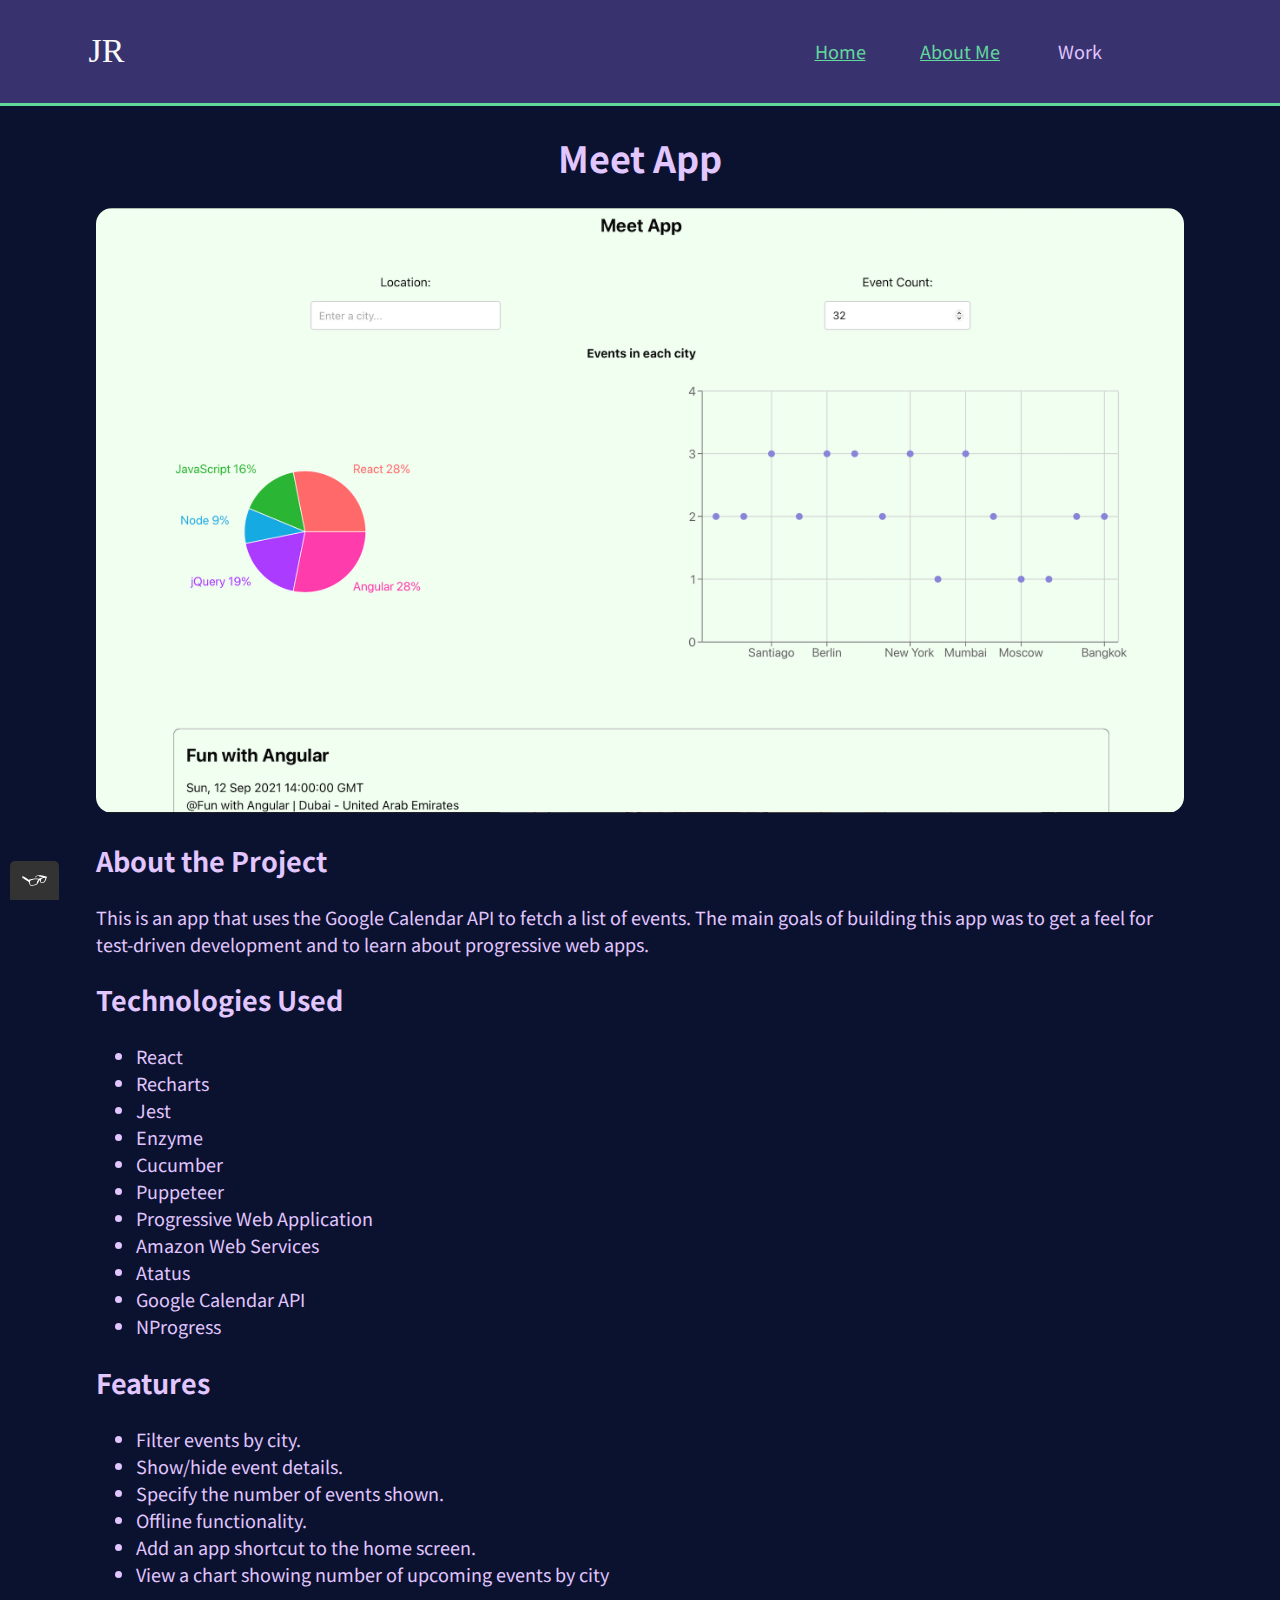
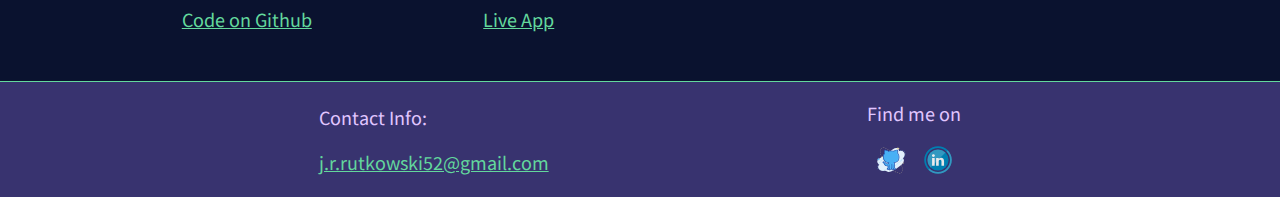
<file: meet-app.html>
<!DOCTYPE html>
<html lang="en">
  <head>
    <meta charset="utf-8"/>
    <title>
      Code by James
    </title>
    <meta name="viewport" content="width=device-width, initial-scale=1">
    <link rel="shortcut icon" href="./img/CF_portfolio_fav.ico">
    <link rel="stylesheet" href="./css/normalize.css" type="text/css">
    <link rel="preconnect" href="https://fonts.gstatic.com"> 
    <link href="https://fonts.googleapis.com/css2?family=Noto+Sans+JP:wght@300;400;700&display=swap" rel="stylesheet">
    <link rel="stylesheet" href="./css/style.production.css" type="text/css">
  </head>
  <body>
    <header class="page-header">
      <!--Maybe make a better logo-->
      <a href="./index.html"> <img class="page-header__item logo-image" src="./img/My-logo.svg" alt="logo"> </a>
      <nav class="page-header__item">
        <ul class="navigation-list" role="menubar">
          <li role="presentation">
            <a class="navigation-list__item" href="./index.html" role="menuitem">Home</a>
          </li>
          <li role="presentation">
             <a class="navigation-list__item" href="./about.html" role="menuitem">About Me</a>
          </li>
          <li role="presentation">
            <a class="navigation-list__item" id="navigation-list__item--active" href="./work.html" role="menuitem">Work</a>
          </li>
        </ul>
      </nav>
    </header> 
    <section>
      <h1>
        Meet App
      </h1>
      <div>
        <img class="example-img" alt="Meet App Image" src="./img/Meet.png"/>
      </div>
      <h2>
        About the Project
      </h2>
      <p>
        This is an app that uses the Google Calendar API to fetch a list of events.
        The main goals of building this app was to get a feel for test-driven development and to learn about progressive web apps.
      </p>
      <h2>
        Technologies Used
      </h2>
      <ul>
        <li>
          React
        </li>
        <li>
          Recharts
        </li>
        <li>
          Jest
        </li>
        <li>
          Enzyme
        </li>
        <li>
          Cucumber
        </li>
        <li>
          Puppeteer
        </li>
        <li>
          Progressive Web Application
        </li>
        <li>
          Amazon Web Services
        </li>
        <li>
          Atatus
        </li>
        <li>
          Google Calendar API
        </li>
        <li>
          NProgress
        </li>
      </ul>
      <h2>
        Features
      </h2>
      <ul>
        <li>
          Filter events by city.
        </li>
        <li>
          Show/hide event details.
        </li>
        <li>
          Specify the number of events shown.
        </li>
        <li>
          Offline functionality.
        </li>
        <li>
          Add an app shortcut to the home screen.
        </li>
        <li>
          View a chart showing number of upcoming events by city
        </li>
      </ul>
      <div class="code-links">
        <a class="link-btn" target="_blank" rel="noopener noreferrer" href="https://github.com/Boundforearth/meet">Code on Github</a>
        <a class="link-btn" target="_blank" rel="noopener noreferrer" href="https://boundforearth.github.io/meet/">Live App</a>
      </div>
    </section>
    <footer class="page-footer">
      <div>
        <p>Contact Info: </p>
        <a href="mailto:j.r.rutkowski52@gmail.com">j.r.rutkowski52@gmail.com</a>
      </div>
      <div>
        <p>Find me on</p>
        <div class="social-media">
          <a href="https://github.com/Boundforearth"><img src="./img/github.svg" alt="Github"></a>
          <a href="https://www.linkedin.com/in/james-rutkowski-28500a251/"><img src="./img/linkedin.svg" alt="LinkedIn"></a>
        </div>
      </div>
    </footer>
    <script src="./js/tota11y.min.js"></script>
  </body>
</html>
</file>
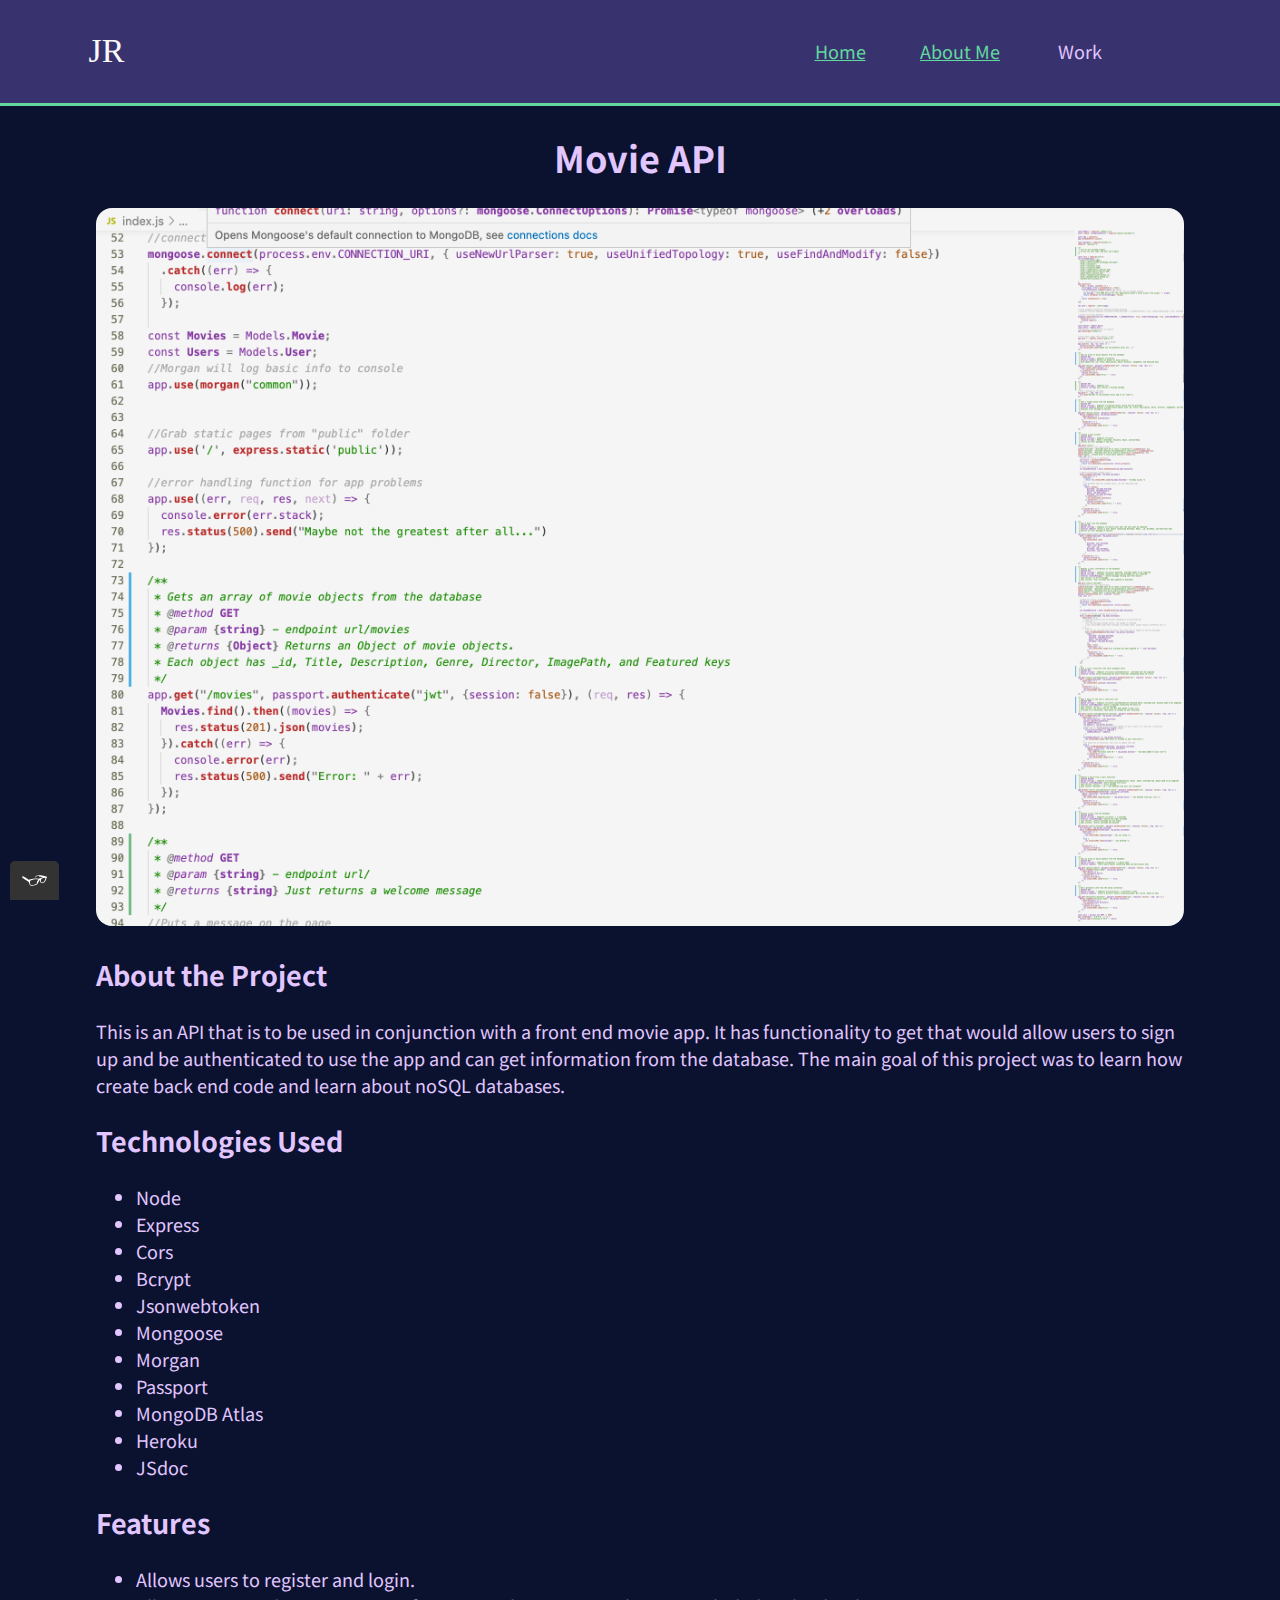
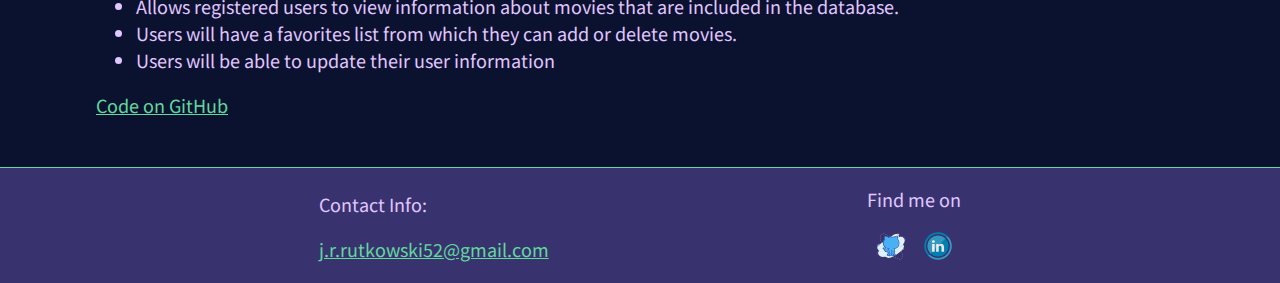
<file: movie-api.html>
<!DOCTYPE html>
<html lang="en">
  <head>
    <meta charset="utf-8"/>
    <title>
      Code by James
    </title>
    <meta name="viewport" content="width=device-width, initial-scale=1">
    <link rel="shortcut icon" href="./img/CF_portfolio_fav.ico">
    <link rel="stylesheet" href="./css/normalize.css" type="text/css">
    <link rel="preconnect" href="https://fonts.gstatic.com"> 
    <link href="https://fonts.googleapis.com/css2?family=Noto+Sans+JP:wght@300;400;700&display=swap" rel="stylesheet">
    <link rel="stylesheet" href="./css/style.production.css" type="text/css">
  </head>
  <body>
    <header class="page-header">
      <!--Maybe make a better logo-->
      <a href="./index.html"> <img class="page-header__item logo-image" src="./img/My-logo.svg" alt="logo"> </a>
      <nav class="page-header__item">
        <ul class="navigation-list" role="menubar">
          <li role="presentation">
            <a class="navigation-list__item" href="./index.html" role="menuitem">Home</a>
          </li>
          <li role="presentation">
             <a class="navigation-list__item" href="./about.html" role="menuitem">About Me</a>
          </li>
          <li role="presentation">
            <a class="navigation-list__item" id="navigation-list__item--active" href="./work.html" role="menuitem">Work</a>
          </li>
        </ul>
      </nav>
    </header> 
    <section>
      <h1>
        Movie API
      </h1>
      <div>
        <img class="example-img" alt="Movie API code example" src="./img/Movie-API.png"/>
      </div>
      <h2>
        About the Project
      </h2>
      <p>
        This is an API that is to be used in conjunction with a front end movie app.
        It has functionality to get that would allow users to sign up and be authenticated to use the app and can 
        get information from the database.  The main goal of this project was to learn how create back end code 
        and learn about noSQL databases.
      </p>
      <h2>
        Technologies Used
      </h2>
      <ul>
        <li>
          Node
        </li>
        <li>
          Express
        </li>
        <li>
          Cors
        </li>
        <li>
          Bcrypt
        </li>
        <li>
          Jsonwebtoken
        </li>
        <li>
          Mongoose
        </li>
        <li>
          Morgan
        </li>
        <li>
          Passport
        </li>
        <li>
          MongoDB Atlas
        </li>
        <li>
          Heroku
        </li>
        <li>
          JSdoc
        </li>
      </ul>
      <h2>
        Features
      </h2>
      <ul>
        <li>
          Allows users to register and login.
        </li>
        <li>
          Allows registered users to view information about movies that are included in the database.
        </li>
        <li>
          Users will have a favorites list from which they can add or delete movies.
        </li>
        <li>
          Users will be able to update their user information
        </li>
      </ul>
      <div>
        <a class="link-btn" target="_blank" rel="noopener noreferrer" href="https://github.com/Boundforearth/movie_api">Code on GitHub</a>
      </div>
    </section>
    <footer class="page-footer">
      <div>
        <p>Contact Info: </p>
        <a href="mailto:j.r.rutkowski52@gmail.com">j.r.rutkowski52@gmail.com</a>
      </div>
      <div>
        <p>Find me on</p>
        <div class="social-media">
          <a href="https://github.com/Boundforearth"><img src="./img/github.svg" alt="Github"></a>
          <a href="https://www.linkedin.com/in/james-rutkowski-28500a251/"><img src="./img/linkedin.svg" alt="LinkedIn"></a>
        </div>
      </div>
    </footer>
    <script src="./js/tota11y.min.js"></script>
  </body>
</html>
</file>
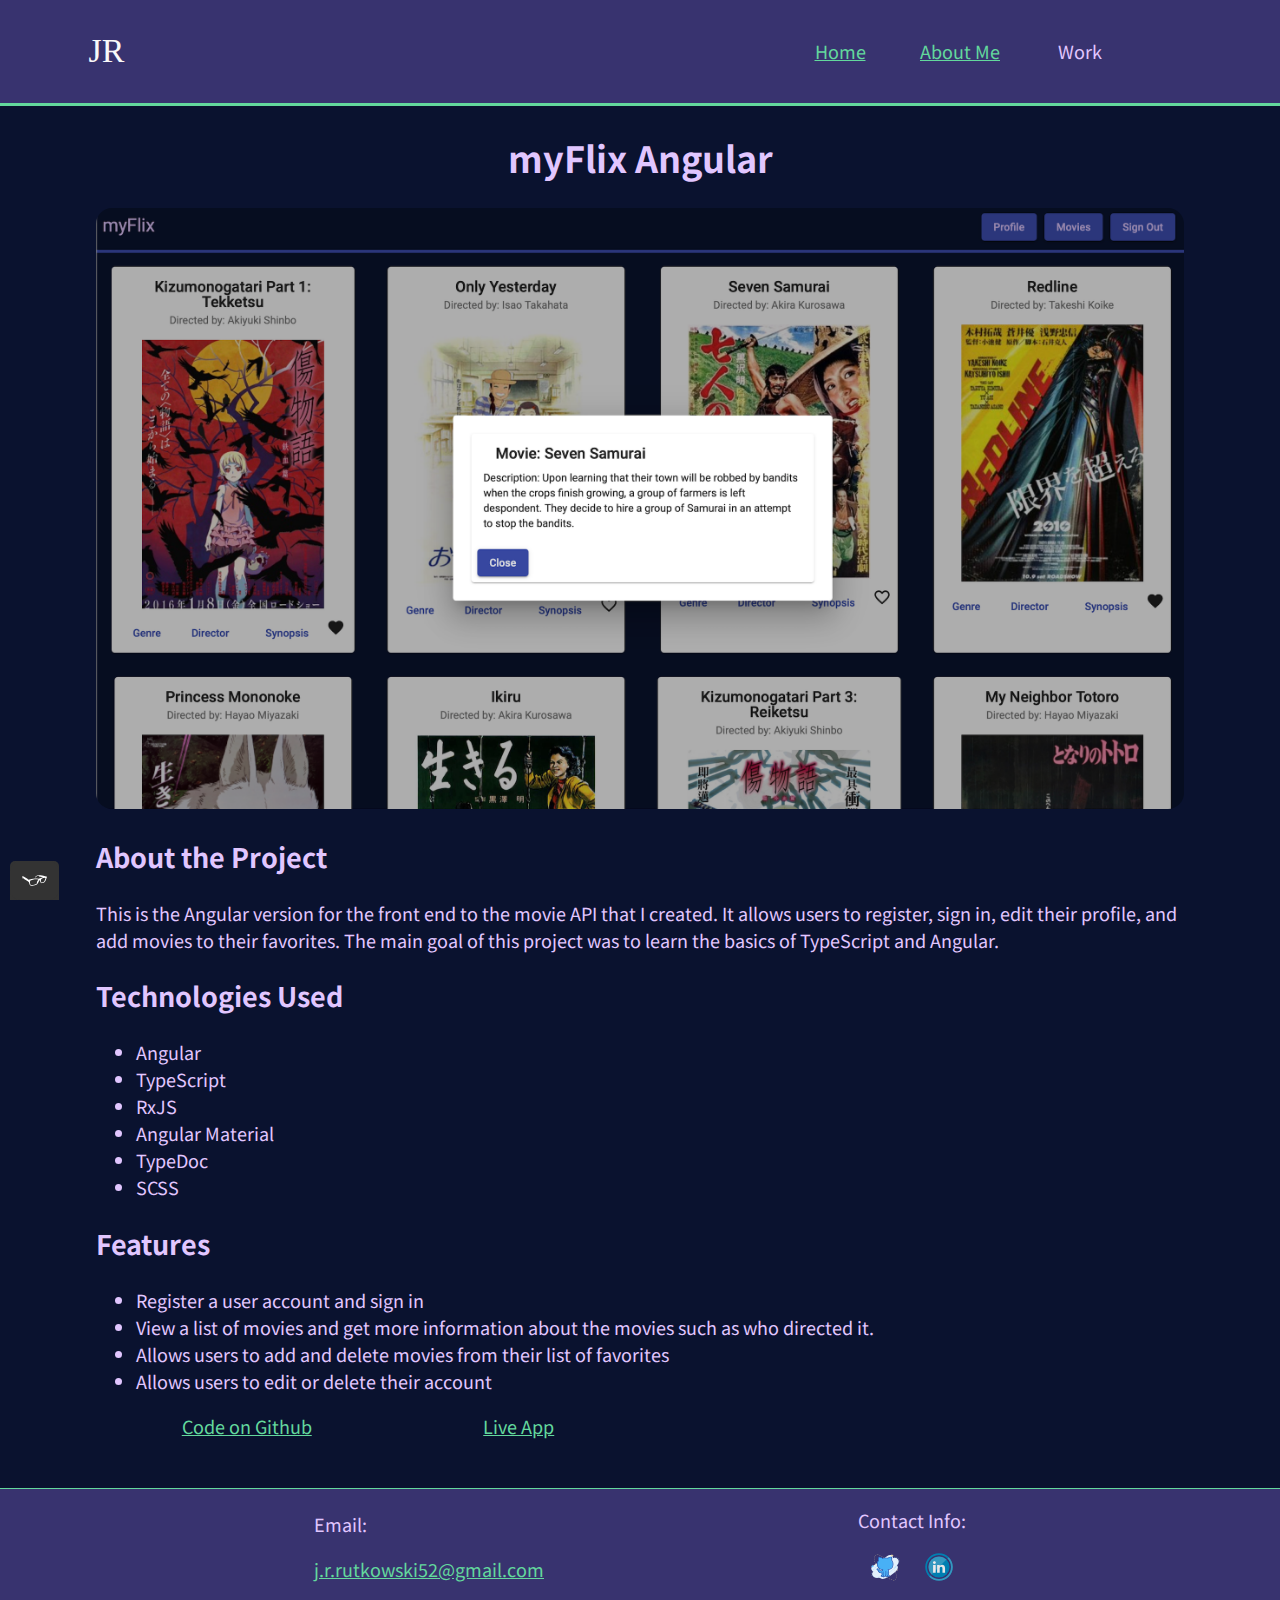
<file: myFlix-angular.html>
<!DOCTYPE html>
<html lang="en">
  <head>
    <meta charset="utf-8"/>
    <title>
      Code by James
    </title>
    <meta name="viewport" content="width=device-width, initial-scale=1">
    <link rel="shortcut icon" href="./img/CF_portfolio_fav.ico">
    <link rel="stylesheet" href="./css/normalize.css" type="text/css">
    <link rel="preconnect" href="https://fonts.gstatic.com"> 
    <link href="https://fonts.googleapis.com/css2?family=Noto+Sans+JP:wght@300;400;700&display=swap" rel="stylesheet">
    <link rel="stylesheet" href="./css/style.production.css" type="text/css">
  </head>
  <body>
    <header class="page-header">
      <!--Maybe make a better logo-->
      <a href="./index.html"> <img class="page-header__item logo-image" src="./img/My-logo.svg" alt="logo"> </a>
      <nav class="page-header__item">
        <ul class="navigation-list" role="menubar">
          <li role="presentation">
            <a class="navigation-list__item" href="./index.html" role="menuitem">Home</a>
          </li>
          <li role="presentation">
             <a class="navigation-list__item" href="./about.html" role="menuitem">About Me</a>
          </li>
          <li role="presentation">
            <a class="navigation-list__item" id="navigation-list__item--active" href="./work.html" role="menuitem">Work</a>
          </li>
        </ul>
      </nav>
    </header> 
    <section>
      <h1>
        myFlix Angular
      </h1>
      <div>
        <img class="example-img" alt="Angular Movie App Image" src="./img/myFlix-Angular.png"/>
      </div>
      <h2>
        About the Project
      </h2>
      <p>
        This is the Angular version for the front end to the movie API that I created.  It allows users to register, sign in, edit their profile, 
        and add movies to their favorites.  The main goal of this project was to learn the basics of TypeScript and Angular.
      </p>
      <h2>
        Technologies Used
      </h2>
      <ul>
        <li>
          Angular
        </li>
        <li>
          TypeScript
        </li>
        <li>
          RxJS
        </li>
        <li>
          Angular Material
        </li>
        <li>
          TypeDoc
        </li>
        <li>
          SCSS
        </li>
      </ul>
      <h2>
        Features
      </h2>
      <ul>
        <li>
          Register a user account and sign in
        </li>
        <li>
          View a list of movies and get more information about the movies such as who directed it.
        </li>
        <li>
          Allows users to add and delete movies from their list of favorites
        </li>
        <li>
          Allows users to edit or delete their account
        </li>
      </ul>
      <div class="code-links">
        <a class="link-btn" target="_blank" rel="noopener noreferrer" href="https://github.com/Boundforearth/myFlix-Angular-client">Code on Github</a>
        <a class="link-btn" target="_blank" rel="noopener noreferrer" href="https://boundforearth.github.io/myFlix-Angular-client/welcome">Live App</a>
      </div>
    </section>
    <footer class="page-footer">
      <div>
        <p>Email: </p>
        <a href="mailto:j.r.rutkowski52@gmail.com">j.r.rutkowski52@gmail.com</a>
      </div>
      <div>
        <p>Contact Info:</p>
        <div class="social-media">
          <a href="https://github.com/Boundforearth"><img src="./img/github.svg" alt="Github"></a>
          <a href="https://www.linkedin.com/in/james-rutkowski-28500a251/"><img src="./img/linkedin.svg" alt="LinkedIn"></a>
        </div>
      </div>
    </footer>
    <script src="./js/tota11y.min.js"></script>
  </body>
</html>
</file>
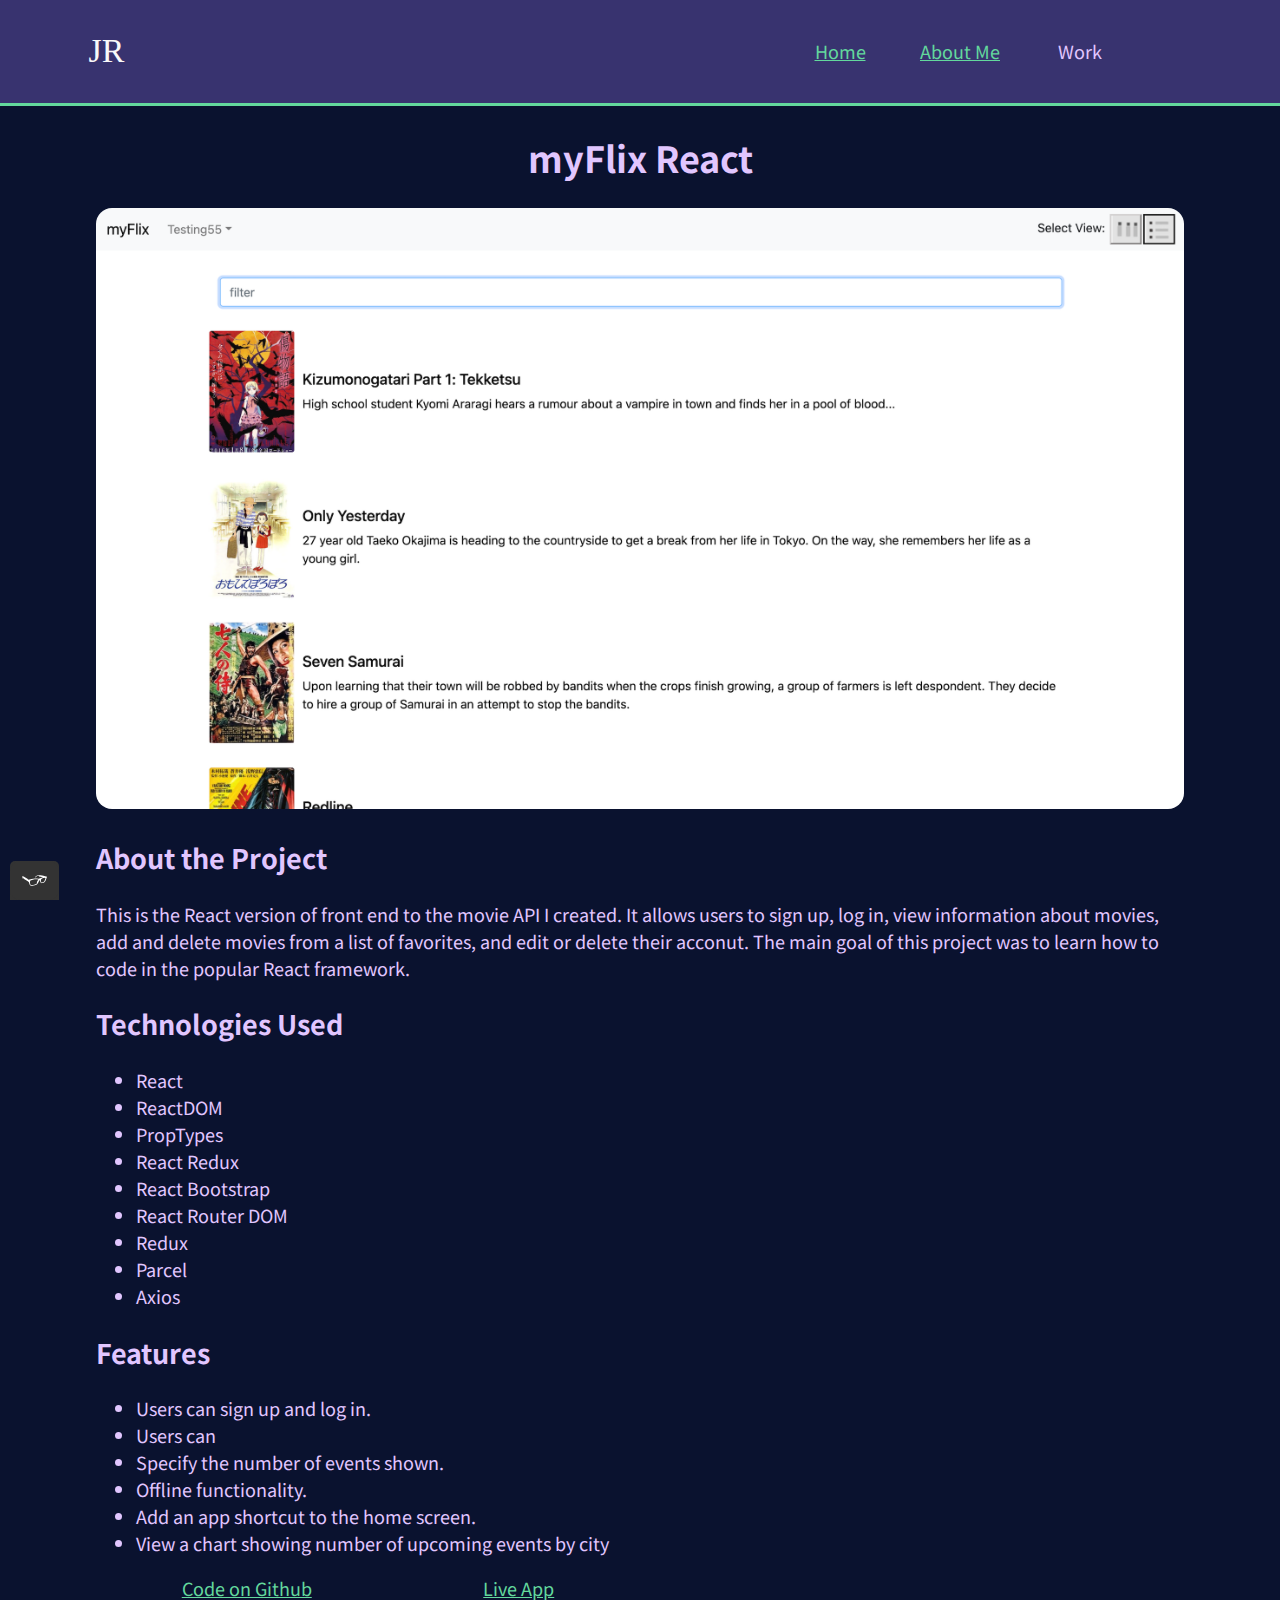
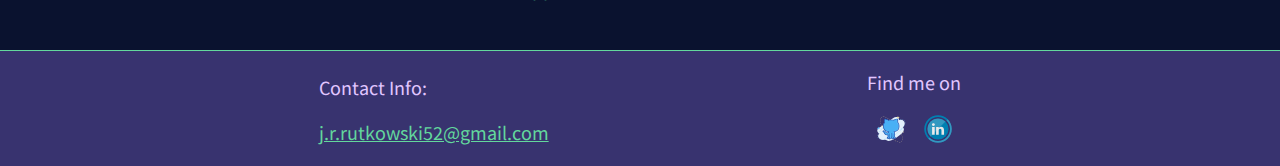
<file: myFlix-react.html>
<!DOCTYPE html>
<html lang="en">
  <head>
    <meta charset="utf-8"/>
    <title>
      Code by James
    </title>
    <meta name="viewport" content="width=device-width, initial-scale=1">
    <link rel="shortcut icon" href="./img/CF_portfolio_fav.ico">
    <link rel="stylesheet" href="./css/normalize.css" type="text/css">
    <link rel="preconnect" href="https://fonts.gstatic.com"> 
    <link href="https://fonts.googleapis.com/css2?family=Noto+Sans+JP:wght@300;400;700&display=swap" rel="stylesheet">
    <link rel="stylesheet" href="./css/style.production.css" type="text/css">
  </head>
  <body>
    <header class="page-header">
      <!--Maybe make a better logo-->
      <a href="./index.html"> <img class="page-header__item logo-image" src="./img/My-logo.svg" alt="logo"> </a>
      <nav class="page-header__item">
        <ul class="navigation-list" role="menubar">
          <li role="presentation">
            <a class="navigation-list__item" href="./index.html" role="menuitem">Home</a>
          </li>
          <li role="presentation">
             <a class="navigation-list__item" href="./about.html" role="menuitem">About Me</a>
          </li>
          <li role="presentation">
            <a class="navigation-list__item" id="navigation-list__item--active" href="./work.html" role="menuitem">Work</a>
          </li>
        </ul>
      </nav>
    </header> 
    <section>
      <h1>
        myFlix React
      </h1>
      <div>
        <img class="example-img" alt="React Movie App Image" src="./img/myFlix-React.png"/>
      </div>
      <h2>
        About the Project
      </h2>
      <p>
        This is the React version of front end to the movie API I created.  It allows users to sign up, log in, view information about movies, 
        add and delete movies from a list of favorites, and edit or delete their acconut.  The main goal of this project was to learn how to 
        code in the popular React framework.
      </p>
      <h2>
        Technologies Used
      </h2>
      <ul>
        <li>
          React
        </li>
        <li>
          ReactDOM
        </li>
        <li>
          PropTypes
        </li>
        <li>
          React Redux
        </li>
        <li>
          React Bootstrap
        </li>
        <li>
          React Router DOM
        </li>
        <li>
          Redux
        </li>
        <li>
          Parcel
        </li>
        <li>
          Axios
        </li>
      </ul>
      <h2>
        Features
      </h2>
      <ul>
        <li>
          Users can sign up and log in.
        </li>
        <li>
          Users can 
        </li>
        <li>
          Specify the number of events shown.
        </li>
        <li>
          Offline functionality.
        </li>
        <li>
          Add an app shortcut to the home screen.
        </li>
        <li>
          View a chart showing number of upcoming events by city
        </li>
      </ul>
      <div class="code-links">
        <a class="link-btn" target="_blank" rel="noopener noreferrer" href="https://github.com/Boundforearth/myFlix-client">Code on Github</a>
        <a class="link-btn" target="_blank" rel="noopener noreferrer" href="https://james-myflix.netlify.app/">Live App</a>
      </div>
    </section>
    <footer class="page-footer">
      <div>
        <p>Contact Info: </p>
        <a href="mailto:j.r.rutkowski52@gmail.com">j.r.rutkowski52@gmail.com</a>
      </div>
      <div>
        <p>Find me on</p>
        <div class="social-media">
          <a href="https://github.com/Boundforearth"><img src="./img/github.svg" alt="Github"></a>
          <a href="https://www.linkedin.com/in/james-rutkowski-28500a251/"><img src="./img/linkedin.svg" alt="LinkedIn"></a>
        </div>
      </div>
    </footer>
    <script src="./js/tota11y.min.js"></script>
  </body>
</html>
</file>
<file: not-cv.html>
<!DOCTYPE html>
<html lang="en">
  <head>
    <meta charset="utf-8"/>
    <title>
      James' Portfolio Website
    </title>
    <meta name="viewport" content="width=device-width, initial-scale=1">
    <link rel="shortcut icon" href="./img/CF_portfolio_fav.ico">
    <link rel="stylesheet" href="./css/normalize.css" type="text/css">
    <link rel="preconnect" href="https://fonts.gstatic.com"> 
    <link href="https://fonts.googleapis.com/css2?family=Noto+Sans+JP:wght@300;400;700&display=swap" rel="stylesheet">
    <link rel="stylesheet" href="./css/style.production.css" type="text/css">
  </head>
  <body>
    <h1 class="cv-page__header">
      Error!
    </h1>
    <p class="cv-page__item1">
      This CV does not exist.
    </p>
    <p class="cv-page__item2">
      Please check back at a later date.
    </p>
  </body>
</html>
</file>
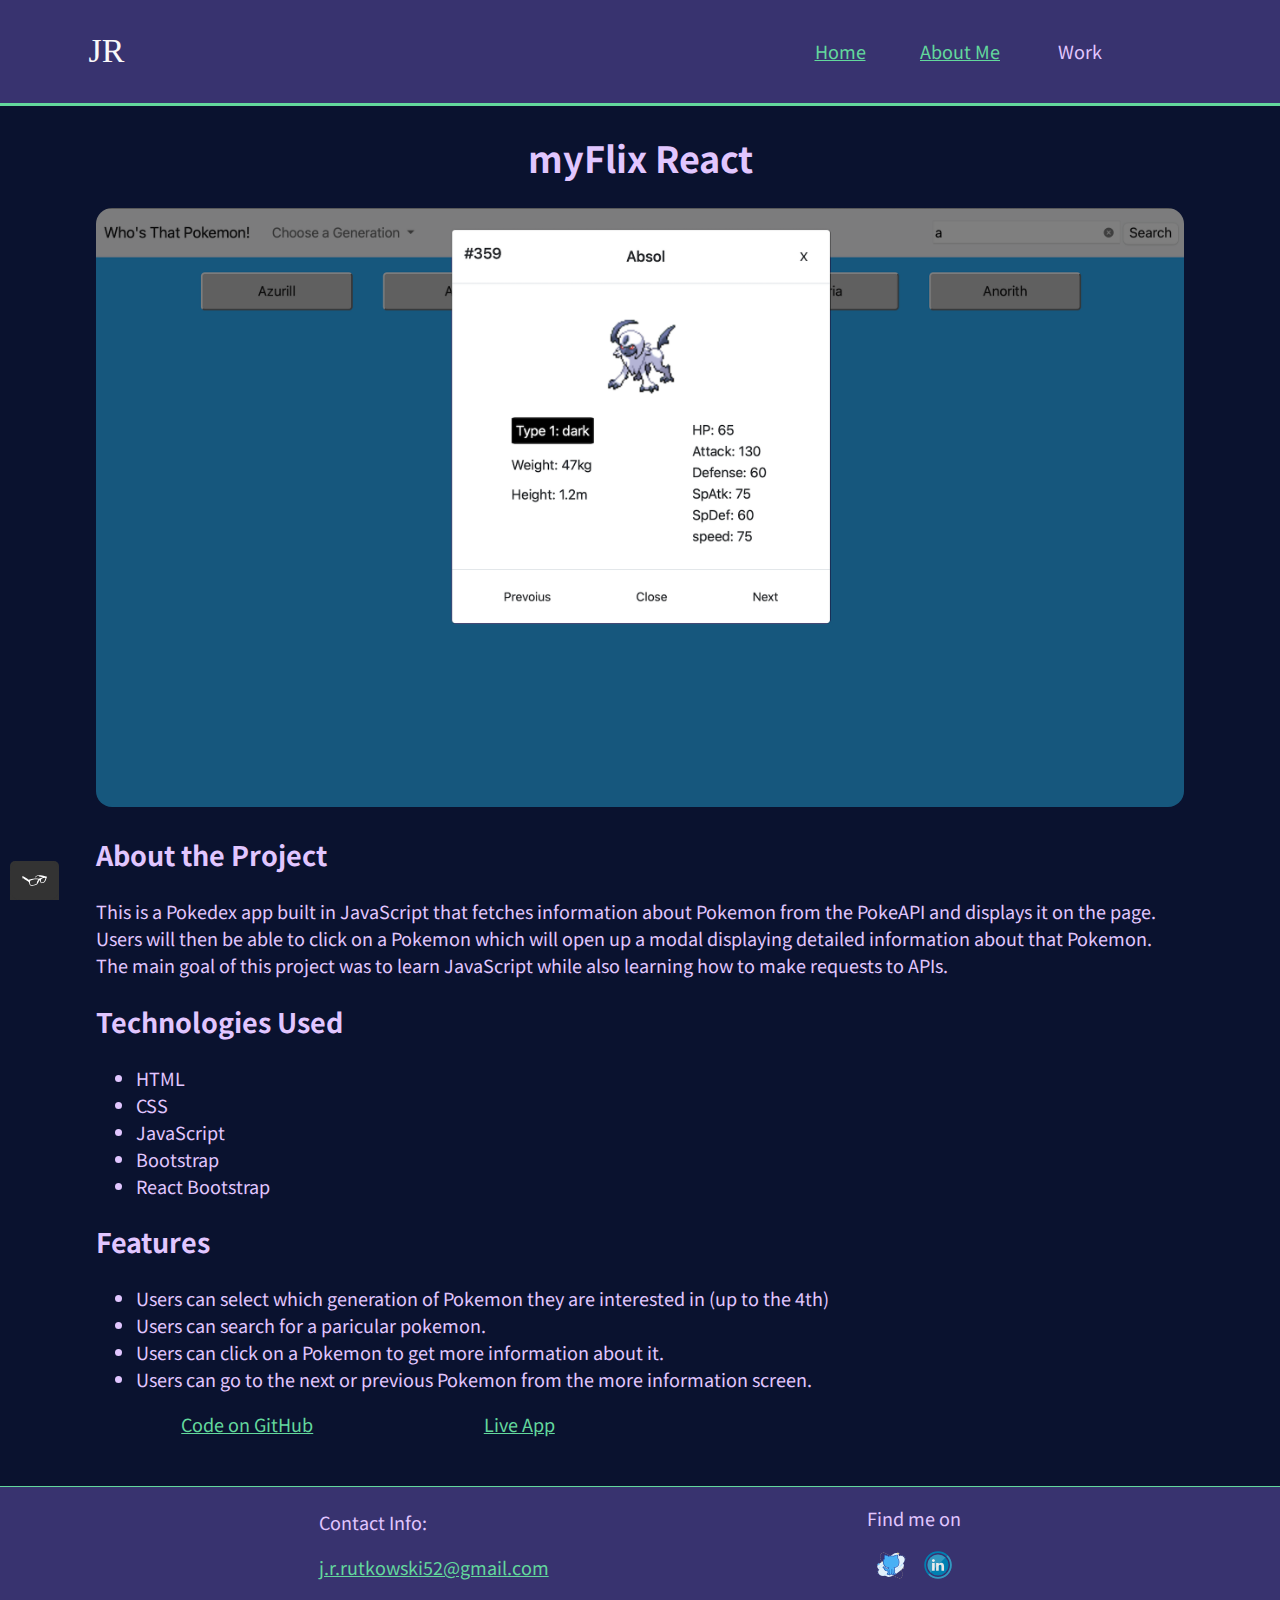
<file: pokemon-project.html>
<!DOCTYPE html>
<html lang="en">
  <head>
    <meta charset="utf-8"/>
    <title>
      Code by James
    </title>
    <meta name="viewport" content="width=device-width, initial-scale=1">
    <link rel="shortcut icon" href="./img/CF_portfolio_fav.ico">
    <link rel="stylesheet" href="./css/normalize.css" type="text/css">
    <link rel="preconnect" href="https://fonts.gstatic.com"> 
    <link href="https://fonts.googleapis.com/css2?family=Noto+Sans+JP:wght@300;400;700&display=swap" rel="stylesheet">
    <link rel="stylesheet" href="./css/style.production.css" type="text/css">
  </head>
  <body>
    <header class="page-header">
      <!--Maybe make a better logo-->
      <a href="./index.html"> <img class="page-header__item logo-image" src="./img/My-logo.svg" alt="logo"> </a>
      <nav class="page-header__item">
        <ul class="navigation-list" role="menubar">
          <li role="presentation">
            <a class="navigation-list__item" href="./index.html" role="menuitem">Home</a>
          </li>
          <li role="presentation">
             <a class="navigation-list__item" href="./about.html" role="menuitem">About Me</a>
          </li>
          <li role="presentation">
            <a class="navigation-list__item" id="navigation-list__item--active" href="./work.html" role="menuitem">Work</a>
          </li>
        </ul>
      </nav>
    </header> 
    <section>
      <h1>
        myFlix React
      </h1>
      <div>
        <img class="example-img" alt="Pokedex App Image" src="./img/Pokedex.png"/>
      </div>
      <h2>
        About the Project
      </h2>
      <p>
        This is a Pokedex app built in JavaScript that fetches information about Pokemon from the PokeAPI and displays it on the page.
        Users will then be able to click on a Pokemon which will open up a modal displaying detailed information about that Pokemon.
        The main goal of this project was to learn JavaScript while also learning how to make requests to APIs.
      </p>
      <h2>
        Technologies Used
      </h2>
      <ul>
        <li>
          HTML
        </li>
        <li>
          CSS
        </li>
        <li>
          JavaScript
        </li>
        <li>
          Bootstrap
        </li>
        <li>
          React Bootstrap
        </li>
      </ul>
      <h2>
        Features
      </h2>
      <ul>
        <li>
          Users can select which generation of Pokemon they are interested in (up to the 4th)
        </li>
        <li>
          Users can search for a paricular pokemon.
        </li>
        <li>
          Users can click on a Pokemon to get more information about it.
        </li>
        <li>
          Users can go to the next or previous Pokemon from the more information screen.
        </li>
      </ul>
      <div class="code-links">
        <a class="link-btn" target="_blank" rel="noopener noreferrer" href="https://github.com/Boundforearth/Who-is-that-Pokemon">Code on GitHub</a>
        <a class="link-btn" target="_blank" rel="noopener noreferrer" href="https://boundforearth.github.io/Who-is-that-Pokemon/">Live App</a>
      </div>
    </section>
    <footer class="page-footer">
      <div>
        <p>Contact Info: </p>
        <a href="mailto:j.r.rutkowski52@gmail.com">j.r.rutkowski52@gmail.com</a>
      </div>
      <div>
        <p>Find me on</p>
        <div class="social-media">
          <a href="https://github.com/Boundforearth"><img src="./img/github.svg" alt="Github"></a>
          <a href="https://www.linkedin.com/in/james-rutkowski-28500a251/"><img src="./img/linkedin.svg" alt="LinkedIn"></a>
        </div>
      </div>
    </footer>
    <script src="./js/tota11y.min.js"></script>
  </body>
</html>
</file>
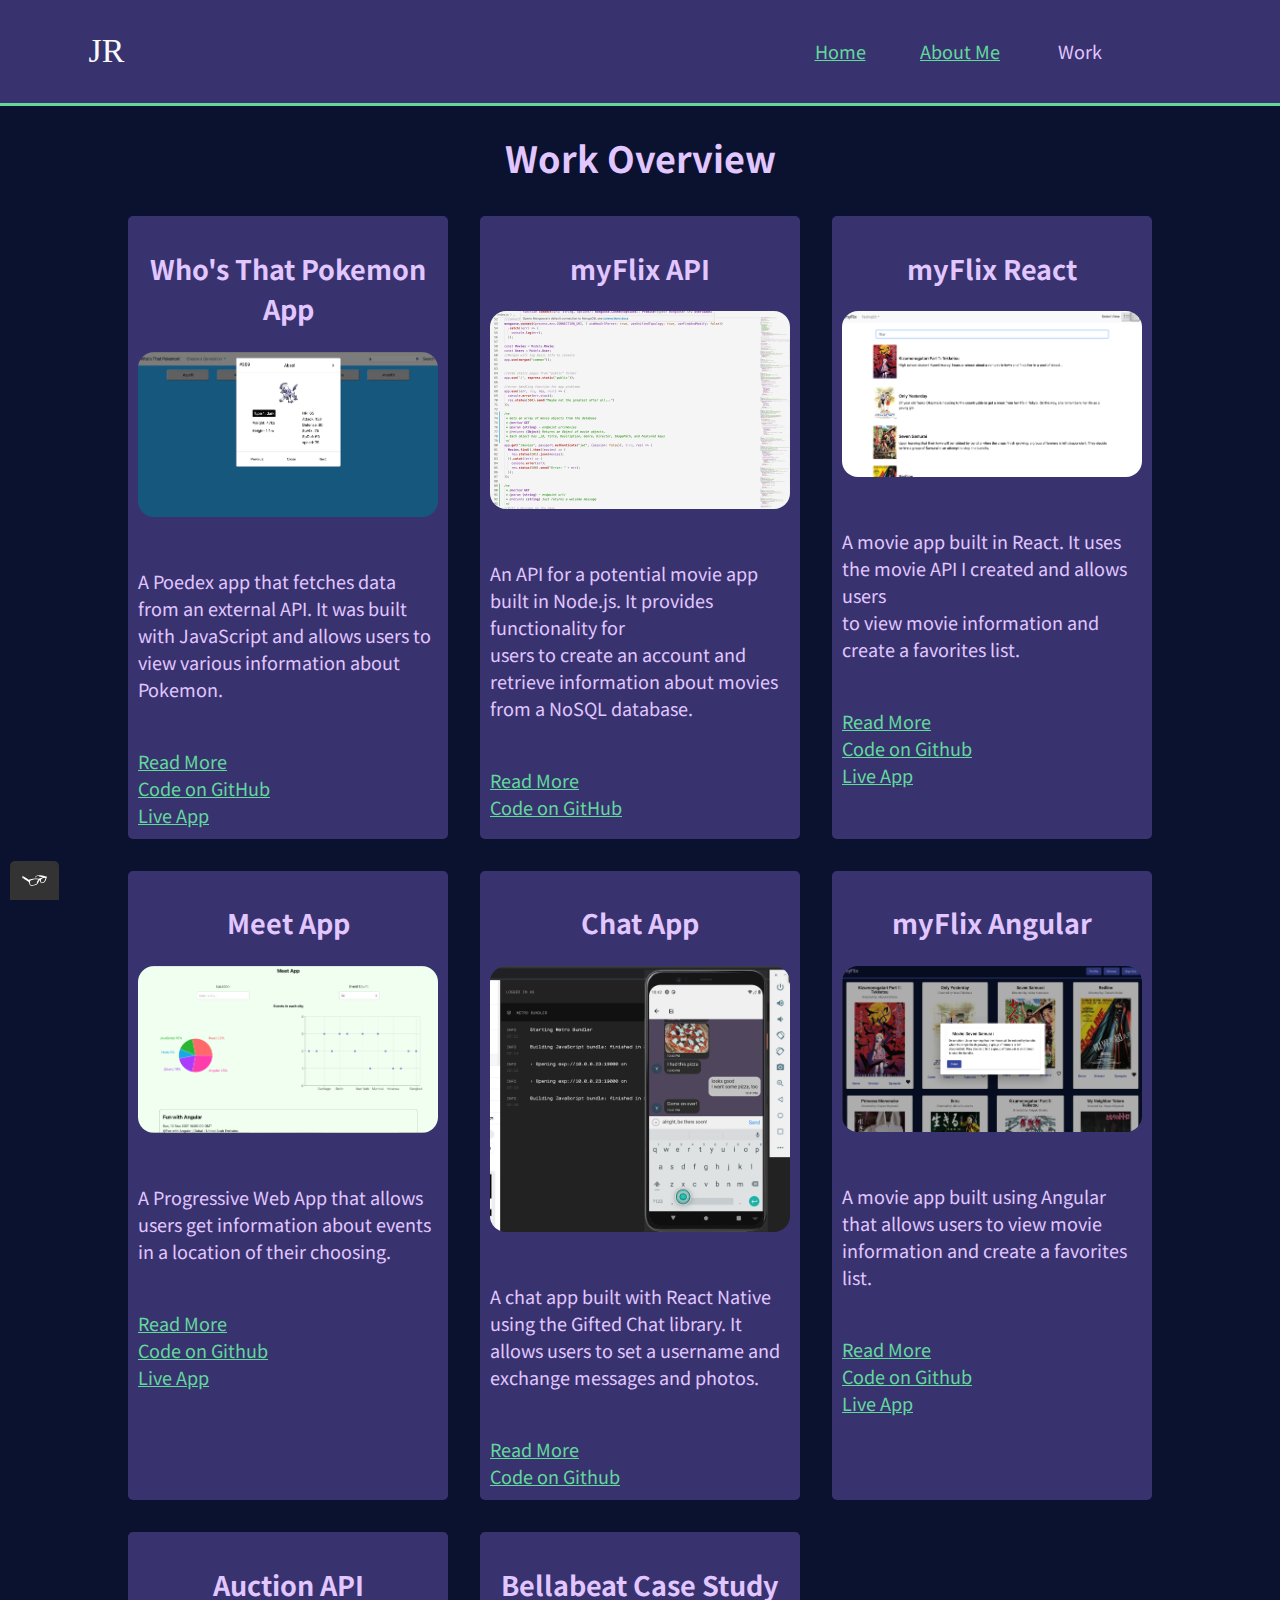
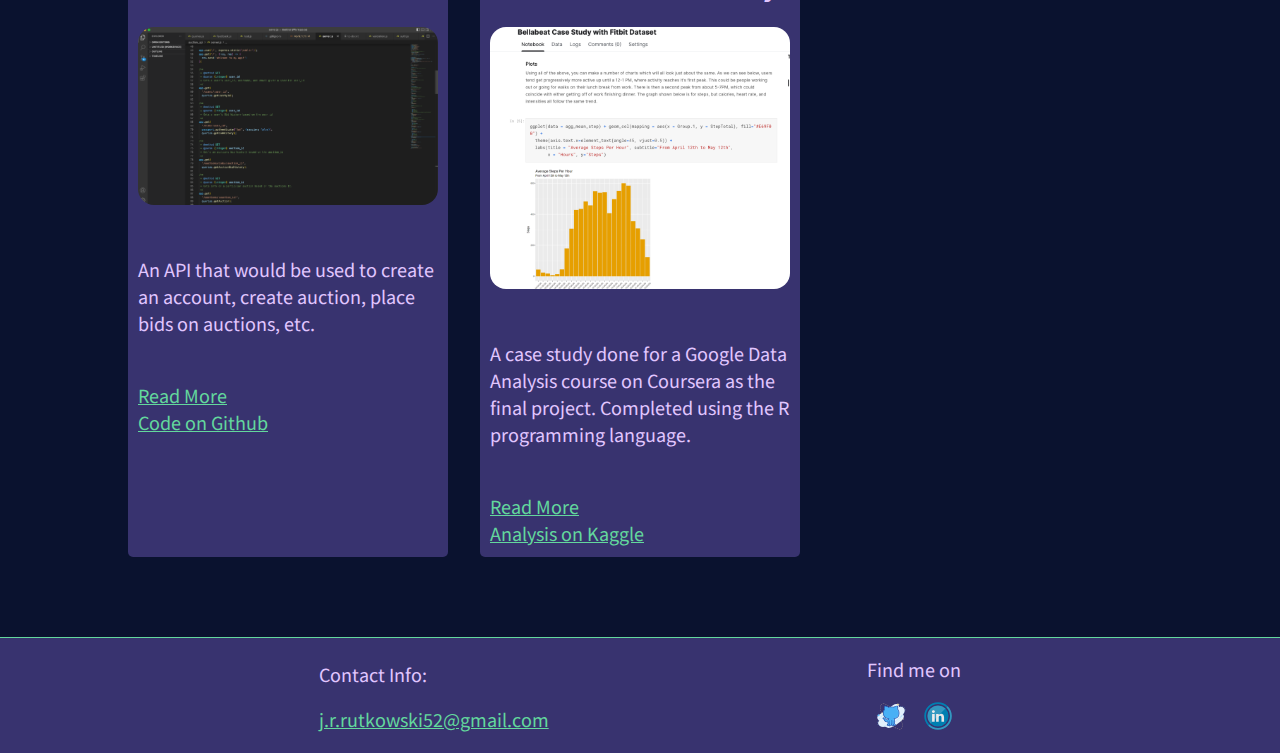
<file: work.html>
<!DOCTYPE html>
<html lang="en">
  <head>
    <meta charset="utf-8"/>
    <title>
      Code by James
    </title>
    <meta name="viewport" content="width=device-width, initial-scale=1">
    <link rel="shortcut icon" href="./img/CF_portfolio_fav.ico">
    <link rel="stylesheet" href="./css/normalize.css" type="text/css">
    <link rel="preconnect" href="https://fonts.gstatic.com"> 
    <link href="https://fonts.googleapis.com/css2?family=Noto+Sans+JP:wght@300;400;700&display=swap" rel="stylesheet">
    <link rel="stylesheet" href="./css/style.production.css" type="text/css">
  </head>
  <body>
    <header class="page-header">
      <!--Maybe make a better logo-->
      <a href="./index.html"> <img class="page-header__item logo-image" src="./img/My-logo.svg" alt="logo"> </a>
      <nav class="page-header__item">
        <ul class="navigation-list" role="menubar">
          <li role="presentation">
            <a class="navigation-list__item" href="./index.html" role="menuitem">Home</a>
          </li>
          <li role="presentation">
             <a class="navigation-list__item" href="./about.html" role="menuitem">About Me</a>
          </li>
          <li role="presentation">
            <a class="navigation-list__item" id="navigation-list__item--active" href="./work.html" role="menuitem">Work</a>
          </li>
        </ul>
      </nav>
    </header> 
    <section class="work">
      <h1 class="work-headline">Work Overview</h1>
      <div class="grid">
        <!--grids go in the grid class-->
        <div class="grid__item">
          <h2>Who's That Pokemon App</h2>
          <div >
            <img class="example-img" alt="Pokedex App Image" src="./img/Pokedex.png"/>
          </div>
          <p>
            A Poedex app that fetches data from an external API. It was built with JavaScript and allows users to view various information about Pokemon.
          </p>
          <a class="link-btn" href="pokemon-project.html">
            Read More
          </a>
          <a target="_blank" rel="noopener noreferrer" class="link-btn" href="https://github.com/Boundforearth/Who-is-that-Pokemon">Code on GitHub</a>
          <a target="_blank" rel="noopener noreferrer" class="link-btn" href="https://boundforearth.github.io/Who-is-that-Pokemon/">Live App</a>
        </div>
        <div class="grid__item">
          <h2>myFlix API</h2>
          <div>
            <img class="example-img" alt="Movie API code image" src="./img/Movie-API.png"/>
          </div>
          <p>
            An API for a potential movie app built in Node.js.  It provides functionality for 
            users to create an account and retrieve information about movies from a NoSQL database.
          </p>
          <a class="link-btn" href="./movie-api.html">
            Read More
          </a>
          <a target="_blank" rel="noopener noreferrer" class="link-btn" href="https://github.com/Boundforearth/movie_api">Code on GitHub</a>
        </div>
        <div class="grid__item">
          <h2>myFlix React</h2>
          <div >
            <img class="example-img" alt="React Movie App Image" src="./img/myFlix-React.png"/>
          </div>
          <p>
            A movie app built in React. It uses the movie API I created and allows users 
            to view movie information and create a favorites list.
          </p>
          <a class="link-btn" href="myFlix-react.html">
            Read More
          </a>
          <a class="link-btn" target="_blank" rel="noopener noreferrer" href="https://github.com/Boundforearth/myFlix-client">Code on Github</a>
          <a class="link-btn" target="_blank" rel="noopener noreferrer" href="https://james-myflix.netlify.app/">Live App</a>
        </div>
        <div class="grid__item">
          <h2>Meet App</h2>
          <div >
            <img class="example-img" alt="Meet App Image" src="./img/Meet.png"/>
          </div>
          <p>
            A Progressive Web App that allows users get information about events in a location of their choosing.
          </p>
          <a class="link-btn" href="./meet-app.html">
            Read More
          </a>
          <a class="link-btn" target="_blank" rel="noopener noreferrer" href="https://github.com/Boundforearth/meet">Code on Github</a>
          <a class="link-btn" target="_blank" rel="noopener noreferrer" href="https://boundforearth.github.io/meet/">Live App</a>
        </div>
        <div class="grid__item">
          <h2>Chat App</h2>
          <div>
            <img class="example-img" alt="Chat App Image" src="./img/Chat.png"/>
          </div>
          <p>
            A chat app built with React Native using the Gifted Chat library. It allows users to set a username and exchange messages and photos.
          </p>
          <a class="link-btn" href="./chat-app.html">
            Read More
          </a>
          <a class="link-btn" target="_blank" rel="noopener noreferrer" href="https://github.com/Boundforearth/Chat-App">Code on Github</a>
        </div>
        <div class="grid__item">
          <h2>myFlix Angular</h2>
          <div>
            <img class="example-img" alt="Angular Movie App Image" src="./img/myFlix-Angular.png"/>
          </div>
          <p>
            A movie app built using Angular that allows users to view movie information and create a favorites list.
          </p>
          <a class="link-btn" href="./myFlix-angular.html">
            Read More
          </a>
          <a class="link-btn" target="_blank" rel="noopener noreferrer" href="https://github.com/Boundforearth/myFlix-Angular-client">Code on Github</a>
          <a class="link-btn" target="_blank" rel="noopener noreferrer" href="https://boundforearth.github.io/myFlix-Angular-client/welcome">Live App</a>
        </div>
        <div class="grid__item">
          <h2>Auction API</h2>
          <div>
            <img class="example-img" alt="example code" src="./img/Auction-API.png"/>
          </div>
          <p>
            An API that would be used to create an account, create auction, place bids on auctions, etc.
          </p>
          <a class="link-btn" href="./auction-api.html">
            Read More
          </a>
          <a class="link-btn" target="_blank" rel="noopener noreferrer" href="https://github.com/Boundforearth/auction_api">Code on Github</a>
        </div>
        <div class="grid__item">
          <h2>Bellabeat Case Study</h2>
          <div>
            <img class="example-img" alt="Case Study code and plot example" src="./img/Bellabeat-case-study.png"/>
          </div>
          <p>
            A case study done for a Google Data Analysis course on Coursera as the final project.  Completed using the R programming language.
          </p>
          <a class="link-btn" href="./data-case-study.html">
            Read More
          </a>
          <a class="link-btn" target="_blank" rel="noopener noreferrer" href="https://www.kaggle.com/code/jamesrutkowski/bellabeat-case-study-with-fitbit-dataset">Analysis on Kaggle</a>
        </div>
      </div>
    </section>
    <footer class="page-footer">
      <div>
        <p>Contact Info: </p>
        <a href="mailto:j.r.rutkowski52@gmail.com">j.r.rutkowski52@gmail.com</a>
      </div>
      <div>
        <p>Find me on</p>
        <div class="social-media">
          <a href="https://github.com/Boundforearth"><img src="./img/github.svg" alt="Github"></a>
          <a href="https://www.linkedin.com/in/james-rutkowski-28500a251/"><img src="./img/linkedin.svg" alt="LinkedIn"></a>
        </div>
      </div>
    </footer>
    <script src="./js/tota11y.min.js"></script>
  </body>
</html>
</file>
<file: css/style.production.css>
/*
* Prefixed by https://autoprefixer.github.io
* PostCSS: v8.3.6,
* Autoprefixer: v10.3.1
* Browsers: last 4 version
*/


* {
  -webkit-box-sizing: border-box;
          box-sizing: border-box;
}

body {
  min-height: 100vh;
  display: -webkit-box;
  display: -ms-flexbox;
  display: flex;
  -webkit-box-orient: vertical;
  -webkit-box-direction: normal;
      -ms-flex-direction: column;
          flex-direction: column;
  font-family: "noto sans jp", sans-serif;
  font-size: 18px;
  -webkit-box-pack: justify;
      -ms-flex-pack: justify;
          justify-content: space-between;
  background-color: #0a122f;
  color: #e1c6ff;
  line-height: 1.5;
  font-weight: 400;
}

section, .about {
  width: 85%;
  margin: 0 auto 3rem auto;
}

h1 {
  text-align: center;
  font-size: 36px;
  font-weight: var(bold);
}

.hello {
  text-align: left;
}

a:hover, a:focus{
  text-decoration: none;
}

button {
  display: inline-block;
  margin: 5px;
  text-decoration: none;
  background-color: #63d89d;
  border-bottom: 2px solid #155E36;
  border-right: 2px solid #155E36;
  border-radius: 10px;
  padding: .5rem;
  font-family: inherit;
  color: #38336f;
  -webkit-transition: opacity .5s;
  -o-transition: opacity .5s;
  transition: opacity .5s;
}

.button {
  display: inline-block;
  margin: 5px;
  text-decoration: none;
  background-color: #63d89d;
  border-bottom: 2px solid #155E36;
  border-right: 2px solid #155E36;
  border-radius: 10px;
  padding: .5rem;
  font-family: inherit;
  color: #38336f;
  -webkit-transition: opacity .5s;
  -o-transition: opacity .5s;
  transition: opacity .5s;
}

button:hover, 
button:focus,
.button:hover,
.button:focus {
  opacity: .8;
  cursor: pointer;
}

table {
  margin: 0 auto;
}

.about {
  text-align: center;
}

/* CSS relating to the header */
.page-header {
  background-color: #38336f;
  display: -webkit-box;
  display: -ms-flexbox;
  display: flex;
  width: 100%;
  padding: 20px;
  border-bottom: .2rem solid #63d89d;
}

.page-header__item {
  -webkit-box-flex: 0;
      -ms-flex: 0 1 200px;
          flex: 0 1 200px;
}

.page-header__item:last-child {
  min-width: 70%;
  -webkit-box-flex: 1;
      -ms-flex-positive: 1;
          flex-grow: 1;
  text-align: right;
}

.logo-image {
  width: 150px;
  height: 50px;
  padding-left: 16px;
  padding-top: 16px;
}

.navigation-list {
  list-style-type: none;
  display: -ms-grid;
  display: grid;
  -ms-grid-columns: 7.5rem 7.5rem 7.5rem 7.5rem;
  grid-template-columns: 7.5rem 7.5rem 7.5rem 7.5rem;
  -webkit-box-pack: end;
      -ms-flex-pack: end;
          justify-content: end;
}

a {
  color: #63d89d
}

a.navigation-list__item {
  color: #63d89d
}

.navigation-list__item:before,
.navigation-list__item:after {
  padding: 0 5px 0 5px;
  display: inline-block;
  opacity: 0;
  -webkit-transition: all .4s;
  -o-transition: all .4s;
  transition: all .4s;
}

.navigation-list__item:before {
  -webkit-transform: translateX(10px);
      -ms-transform: translateX(10px);
          transform: translateX(10px);
  content: '<'
}

.navigation-list__item:after {
  -webkit-transform: translateX(-10px);
      -ms-transform: translateX(-10px);
          transform: translateX(-10px);
  content: '>'
}

.navigation-list__item:hover:before,
.navigation-list__item:hover:after {
  -webkit-transform: translateX(0px);
      -ms-transform: translateX(0px);
          transform: translateX(0px);
  opacity: 1;
}

.navigation-list li {
  text-align: center;
}

#navigation-list__item--active {
  color: #e1c6ff;
  text-decoration: none;
}

@-webkit-keyframes run-away {
  0% {-webkit-transform: translateX(0);transform: translateX(0);}
  5% {-webkit-transform: translateX(-40rem);transform: translateX(-40rem);}
  75% {-webkit-transform: translateX(-40rem);transform: translateX(-40rem);}
  80% {-webkit-transform: translateX(-25rem);transform: translateX(-25rem);}
  95% {-webkit-transform: translateX(-25rem);transform: translateX(-25rem);}
  100% {-webkit-transform: translateX(0);transform: translateX(0);}
}

@keyframes run-away {
  0% {-webkit-transform: translateX(0);transform: translateX(0);}
  5% {-webkit-transform: translateX(-40rem);transform: translateX(-40rem);}
  75% {-webkit-transform: translateX(-40rem);transform: translateX(-40rem);}
  80% {-webkit-transform: translateX(-25rem);transform: translateX(-25rem);}
  95% {-webkit-transform: translateX(-25rem);transform: translateX(-25rem);}
  100% {-webkit-transform: translateX(0);transform: translateX(0);}
}

.profile-image {
  float: left;
  border-radius: 50%;
  width: 250px;
  margin-left: 20%;
  margin-right: 5%;
  -webkit-animation-name: run-away;
          animation-name: run-away;
  -webkit-animation-duration: 10s;
          animation-duration: 10s;
  -webkit-animation-delay: 30s;
          animation-delay: 30s;
}


.silly-stuff,
.silly-stuff2 {
  position: absolute;
  left: 25%;
  opacity: 0;
}

.silly-stuff {
  -webkit-animation-name: new-text;
          animation-name: new-text;
  -webkit-animation-delay: 32s;
          animation-delay: 32s;
  -webkit-animation-duration: 3s;
          animation-duration: 3s;
}

.silly-stuff2 {
  -webkit-animation-name: new-text;
          animation-name: new-text;
  -webkit-animation-delay: 36s;
          animation-delay: 36s;
  -webkit-animation-duration: 3s;
          animation-duration: 3s;
}

.grid__item > p, .grid__item a {
  display: block;
  text-align: left;
  white-space: pre-line;
}

.code-links {
  display: -webkit-box;
  display: -ms-flexbox;
  display: flex;
  -ms-flex-pack: distribute;
      justify-content: space-around;
  width: 50%;
}

.video {
  text-align: center;
}

/*footer*/
.page-footer {
  background-color: #38336f;
  clear: both;
  display: -webkit-box;
  display: -ms-flexbox;
  display: flex;
  -webkit-box-orient: horizontal;
  -webkit-box-direction: normal;
      -ms-flex-direction: row;
          flex-direction: row;
  -webkit-box-pack: space-evenly;
      -ms-flex-pack: space-evenly;
          justify-content: space-evenly;
  -webkit-box-align: center;
      -ms-flex-align: center;
          align-items: center;
  padding-bottom: 1rem;
  border-top: 1px solid #63d89d;
  width: 100%;
}


/*fake CV page */
@-webkit-keyframes new-text {
  0%   {opacity: 0;}
  35% {opacity: 1;}
  65% {opacity: 1;}
  100%   {opacity: 0;}
}
@keyframes new-text {
  0%   {opacity: 0;}
  35% {opacity: 1;}
  65% {opacity: 1;}
  100%   {opacity: 0;}
}

.cv-page__header {
  margin-top: 25%;
  color: #f00;
  text-align: center;
}

.tech-container {
  border-radius: 1rem;
  background-color: #8779a7;
  display: -webkit-box;
  display: -ms-flexbox;
  display: flex;
  -ms-flex-wrap: wrap;
      flex-wrap: wrap;
  -webkit-box-pack: center;
      -ms-flex-pack: center;
          justify-content: center;
  margin-bottom: 4rem;
}

.svg-img {
  background-color: #8779a7;
  border-radius: 1rem;
}

.logo-container {
  width: 10vw;
  margin: 2.5vw;
}

.example-img, .tech-logo { 
  max-width: 100%; 
  height: auto;
  border-radius: 1rem;
}

.cv-page__item1 {
  text-align: center;
  color: #e1c6ff;
  opacity: 0;
  -webkit-animation-name: new-text;
          animation-name: new-text;
  -webkit-animation-duration: 5s;
          animation-duration: 5s;
  -webkit-animation-delay: 2s;
          animation-delay: 2s;
  -webkit-animation-timing-function: linear;
          animation-timing-function: linear;
}

.cv-page__item2 {
  color: #e1c6ff;
  opacity: 0;
  text-align: center;
  -webkit-animation-name: new-text;
          animation-name: new-text;
  -webkit-animation-duration: 5s;
          animation-duration: 5s;
  -webkit-animation-delay: 8s;
          animation-delay: 8s;
}

/*animations for SVG image*/
@-webkit-keyframes color-change {
  from {
    fill: #EBBE62;
  }
  to {
    fill: #EB8862;
  }
  to {
    fill: #E5384A;
  }
}
@keyframes color-change {
  from {
    fill: #EBBE62;
  }
  to {
    fill: #EB8862;
  }
  to {
    fill: #E5384A;
  }
}

.sun {
  -webkit-animation-name: color-change;
          animation-name: color-change;
  -webkit-animation-duration: 5s;
          animation-duration: 5s;
  -webkit-animation-direction: alternate;
          animation-direction: alternate;
  -webkit-animation-timing-function: linear;
          animation-timing-function: linear;
  -webkit-animation-iteration-count: infinite;
          animation-iteration-count: infinite;
}

@-webkit-keyframes rotation {
  0% {-webkit-transform: rotate(0deg);transform: rotate(0deg);}
  25% {-webkit-transform: rotate(35deg);transform: rotate(35deg);}
  75% {-webkit-transform: rotate(-35deg);transform: rotate(-35deg);}
  100% {-webkit-transform: rotate(0deg);transform: rotate(0deg);}
}

@keyframes rotation {
  0% {-webkit-transform: rotate(0deg);transform: rotate(0deg);}
  25% {-webkit-transform: rotate(35deg);transform: rotate(35deg);}
  75% {-webkit-transform: rotate(-35deg);transform: rotate(-35deg);}
  100% {-webkit-transform: rotate(0deg);transform: rotate(0deg);}
}

.petal,
.petal2,
.petal-border,
.petal-border2 {
 -webkit-animation-name: rotation;
         animation-name: rotation;
 -webkit-animation-iteration-count: infinite;
         animation-iteration-count: infinite;
 -webkit-animation-duration: 15s;
         animation-duration: 15s;
 transform-box: fill-box;
 -webkit-transform-origin: center center;
     -ms-transform-origin: center center;
         transform-origin: center center;
}

.petal2,
.petal-border2 {
animation-direction: reverse;
}

/*CSS for the work page and grid*/
.work-headline {
  text-align: center;
 }

/*If grid fails*/
.grid__item {
  display: inline-block;
  width: 33%;
}

.social-media {
  display: flex;
  justify-content: space-around;
}

/*overwrites previous .grid if actually supported*/
@supports (display: grid) {
  
  .grid {
    margin: 2rem;
    display: -ms-grid;
    display: grid;
    grid-template-columns: repeat( auto-fit, minmax(20rem, 1fr) );
    grid-gap: 2rem;
    text-align: center;
  }

  .grid__item {
    border-radius: 5px;
    background-color: #38336f;;
    padding: 10px;
    width: auto;
    height: auto;
  }
}

/* Below are all media quaries for smaller screens */
@media all and (max-width: 750px) {
  body {
    font-size: 16px;
  }

  h1 {
    clear: both;
    font-size: 22px;
  }

  .hello {
    text-align: center;
  }

  p {
    font-size: 14px
  }


  .page-header {
    -ms-flex-wrap: wrap;
        flex-wrap: wrap;
    -webkit-box-pack: center;
        -ms-flex-pack: center;
            justify-content: center;
  }

  .navigation-list {
    display: -ms-grid;
    display: grid;
    padding: inherit;
    -ms-grid-columns: 1fr 1.5fr 1fr;
    grid-template-columns: 1fr 1.5fr 1fr;
    -webkit-box-pack: end;
        -ms-flex-pack: end;
            justify-content: end;
  }

  .profile-image {
    float: none;
    display: block;
    margin: 0 auto;
  }

  .profile-description {
    text-align: center;
  }


  .silly-stuff,
  .silly-stuff2 {
    top: 35%
  }

  main {
    margin: 3rem 0;
  }

}


@media all and (max-width: 500px) {
  .page-header__item:last-child {
    text-align: left;
  }

  .navigation-list {
    -webkit-box-pack: center;
        -ms-flex-pack: center;
            justify-content: center;
  }

  .code-links {
    display: -webkit-box;
    display: -ms-flexbox;
    display: flex;
    -ms-flex-pack: distribute;
        justify-content: space-around;
    width: 100%;
  }
}

@media all and (max-width: 350px) {
  body {
    font-size: 12px;
  }

  h1 {
    font-size: 18px;
  }

  .page-header__item{
    min-width: 176px;
  }

  .contact form {
    max-width: 50%;
  }
}
</file>
<file: css/styles.css>
:root {
  --font-color: #e1c6ff;
  --grid: #38336f;
  --button: #27b374;
  --button-border: #155E36;
  --link: #63d89d;
  --main-border: #63d89d;
  --bold: 700;
  --not-bold: 400;
}

* {
  box-sizing: border-box;
}

body {
  min-height: 100vh;
  display: flex;
  flex-direction: column;
  font-family: "noto sans jp", sans-serif;
  font-size: 18px;
  justify-content: space-between;
  background-color: #0a122f;
  color: var(--font-color);
  line-height: 1.5;
  font-weight: var(--not-bold);
}

section, .about {
  width: 85%;
  margin: 0 auto 3rem auto;
}

h1 {
  text-align: center;
  font-size: 36px;
  font-weight: var(bold);
}

.hello {
  text-align: left;
}

a:hover, a:focus{
  text-decoration: none;
}

button, 
.button {
  display: inline-block;
  margin: 5px;
  text-decoration: none;
  background-color: var(--link);
  border-bottom: 2px solid var(--button-border);
  border-right: 2px solid var(--button-border);
  border-radius: 10px;
  padding: .5rem;
  font-family: inherit;
  color: var(--grid);
  transition: opacity .5s;
}

button:hover, 
button:focus,
.button:hover,
.button:focus {
  opacity: .8;
  cursor: pointer;
}

table {
  margin: 0 auto;
}

.about {
  text-align: center;
}

/* CSS relating to the header */
.page-header {
  background-color: var(--grid);
  display: flex;
  width: 100%;
  padding: 20px;
  border-bottom: .2rem solid var(--main-border);
}

.page-header__item {
  flex: 0 1 200px;
}

.page-header__item:last-child {
  min-width: 70%;
  flex-grow: 1;
  text-align: right;
}

.logo-image {
  width: 150px;
  height: 50px;
  padding-left: 16px;
  padding-top: 16px;
}

.navigation-list {
  list-style-type: none;
  display: grid;
  grid-template-columns: 7.5rem 7.5rem 7.5rem 7.5rem;
  justify-content: end;
}

a, a.navigation-list__item {
  color: var(--link)
}

.navigation-list__item:before,
.navigation-list__item:after {
  padding: 0 5px 0 5px;
  display: inline-block;
  opacity: 0;
  transition: all .4s;
}

.navigation-list__item:before {
  transform: translateX(10px);
  content: '<'
}

.navigation-list__item:after {
  transform: translateX(-10px);
  content: '>'
}

.navigation-list__item:hover:before,
.navigation-list__item:hover:after {
  transform: translateX(0px);
  opacity: 1;
}

.navigation-list li {
  text-align: center;
}

#navigation-list__item--active {
  color: var(--font-color);
  text-decoration: none;
}

@keyframes run-away {
  0% {transform: translateX(0);}
  5% {transform: translateX(-40rem);}
  75% {transform: translateX(-40rem);}
  80% {transform: translateX(-25rem);}
  95% {transform: translateX(-25rem);}
  100% {transform: translateX(0);}
}

.profile-image {
  float: left;
  border-radius: 50%;
  width: 250px;
  margin-left: 20%;
  margin-right: 5%;
  animation-name: run-away;
  animation-duration: 10s;
  animation-delay: 30s;
}


.silly-stuff,
.silly-stuff2 {
  position: absolute;
  left: 25%;
  opacity: 0;
}

.silly-stuff {
  animation-name: new-text;
  animation-delay: 32s;
  animation-duration: 3s;
}

.silly-stuff2 {
  animation-name: new-text;
  animation-delay: 36s;
  animation-duration: 3s;
}

.grid__item > p, .grid__item a {
  display: block;
  text-align: left;
  white-space: pre-line;
}

.code-links {
  display: flex;
  justify-content: space-around;
  width: 50%;
}

.video {
  text-align: center;
}

/*footer*/
.page-footer {
  background-color: var(--grid);
  clear: both;
  display: flex;
  flex-direction: row;
  justify-content: space-evenly;
  align-items: center;
  padding-bottom: 1rem;
  border-top: 1px solid var(--main-border);
  width: 100%;
}


/*fake CV page */
@keyframes new-text {
  0%   {opacity: 0;}
  35% {opacity: 1;}
  65% {opacity: 1;}
  100%   {opacity: 0;}
}

.cv-page__header {
  margin-top: 25%;
  color: #f00;
  text-align: center;
}

.tech-container {
  border-radius: 1rem;
  background-color: #8779a7;
  display: flex;
  flex-wrap: wrap;
  justify-content: center;
  margin-bottom: 4rem;
}

.svg-img {
  background-color: #8779a7;
  border-radius: 1rem;
}

.logo-container {
  width: 10vw;
  margin: 2.5vw;
}

.example-img, .tech-logo { 
  max-width: 100%; 
  height: auto;
  border-radius: 1rem;
}

.cv-page__item1 {
  text-align: center;
  color: var(--font-color);
  opacity: 0;
  animation-name: new-text;
  animation-duration: 5s;
  animation-delay: 2s;
  animation-timing-function: linear;
}

.cv-page__item2 {
  color: var(--font-color);
  opacity: 0;
  text-align: center;
  animation-name: new-text;
  animation-duration: 5s;
  animation-delay: 8s;
}

/*animations for SVG image*/
@keyframes color-change {
  from {
    fill: #EBBE62;
  }
  to {
    fill: #EB8862;
  }
  to {
    fill: #E5384A;
  }
}

.sun {
  animation-name: color-change;
  animation-duration: 5s;
  animation-direction: alternate;
  animation-timing-function: linear;
  animation-iteration-count: infinite;
}

@keyframes rotation {
  0% {transform: rotate(0deg);}
  25% {transform: rotate(35deg);}
  75% {transform: rotate(-35deg);}
  100% {transform: rotate(0deg);}
}

.petal,
.petal2,
.petal-border,
.petal-border2 {
 animation-name: rotation;
 animation-iteration-count: infinite;
 animation-duration: 15s;
 transform-box: fill-box;
 transform-origin: center center;
}

.petal2,
.petal-border2 {
animation-direction: reverse;
}

/*CSS for the work page and grid*/
.work-headline {
  text-align: center;
 }

/*If grid fails*/
.grid__item {
  display: inline-block;
  width: 33%;
}

.social-media {
  display: flex;
  justify-content: space-around;
}

/*overwrites previous .grid if actually supported*/
@supports (display: grid) {
  
  .grid {
    margin: 2rem;
    display: grid;
    grid-template-columns: repeat( auto-fit, minmax(20rem, 1fr) );
    grid-gap: 2rem;
    text-align: center;
  }

  .grid__item {
    border-radius: 5px;
    background-color: var(--grid);;
    padding: 10px;
    width: auto;
    height: auto;
  }
}

/* Below are all media quaries for smaller screens */
@media all and (max-width: 750px) {
  body {
    font-size: 16px;
  }

  h1 {
    clear: both;
    font-size: 22px;
  }

  .hello {
    text-align: center;
  }

  p {
    font-size: 14px
  }


  .page-header {
    flex-wrap: wrap;
    justify-content: center;
  }

  .navigation-list {
    display: grid;
    padding: inherit;
    grid-template-columns: 1fr 1.5fr 1fr;
    justify-content: end;
  }

  .profile-image {
    float: none;
    display: block;
    margin: 0 auto;
  }

  .profile-description {
    text-align: center;
  }


  .silly-stuff,
  .silly-stuff2 {
    top: 35%
  }

  main {
    margin: 3rem 0;
  }

}


@media all and (max-width: 500px) {
  .page-header__item:last-child {
    text-align: left;
  }

  .navigation-list {
    justify-content: center;
  }

  .code-links {
    display: flex;
    justify-content: space-around;
    width: 100%;
  }
}

@media all and (max-width: 350px) {
  body {
    font-size: 12px;
  }

  h1 {
    font-size: 18px;
  }

  .page-header__item{
    min-width: 176px;
  }

  .contact form {
    max-width: 50%;
  }
}
</file>
